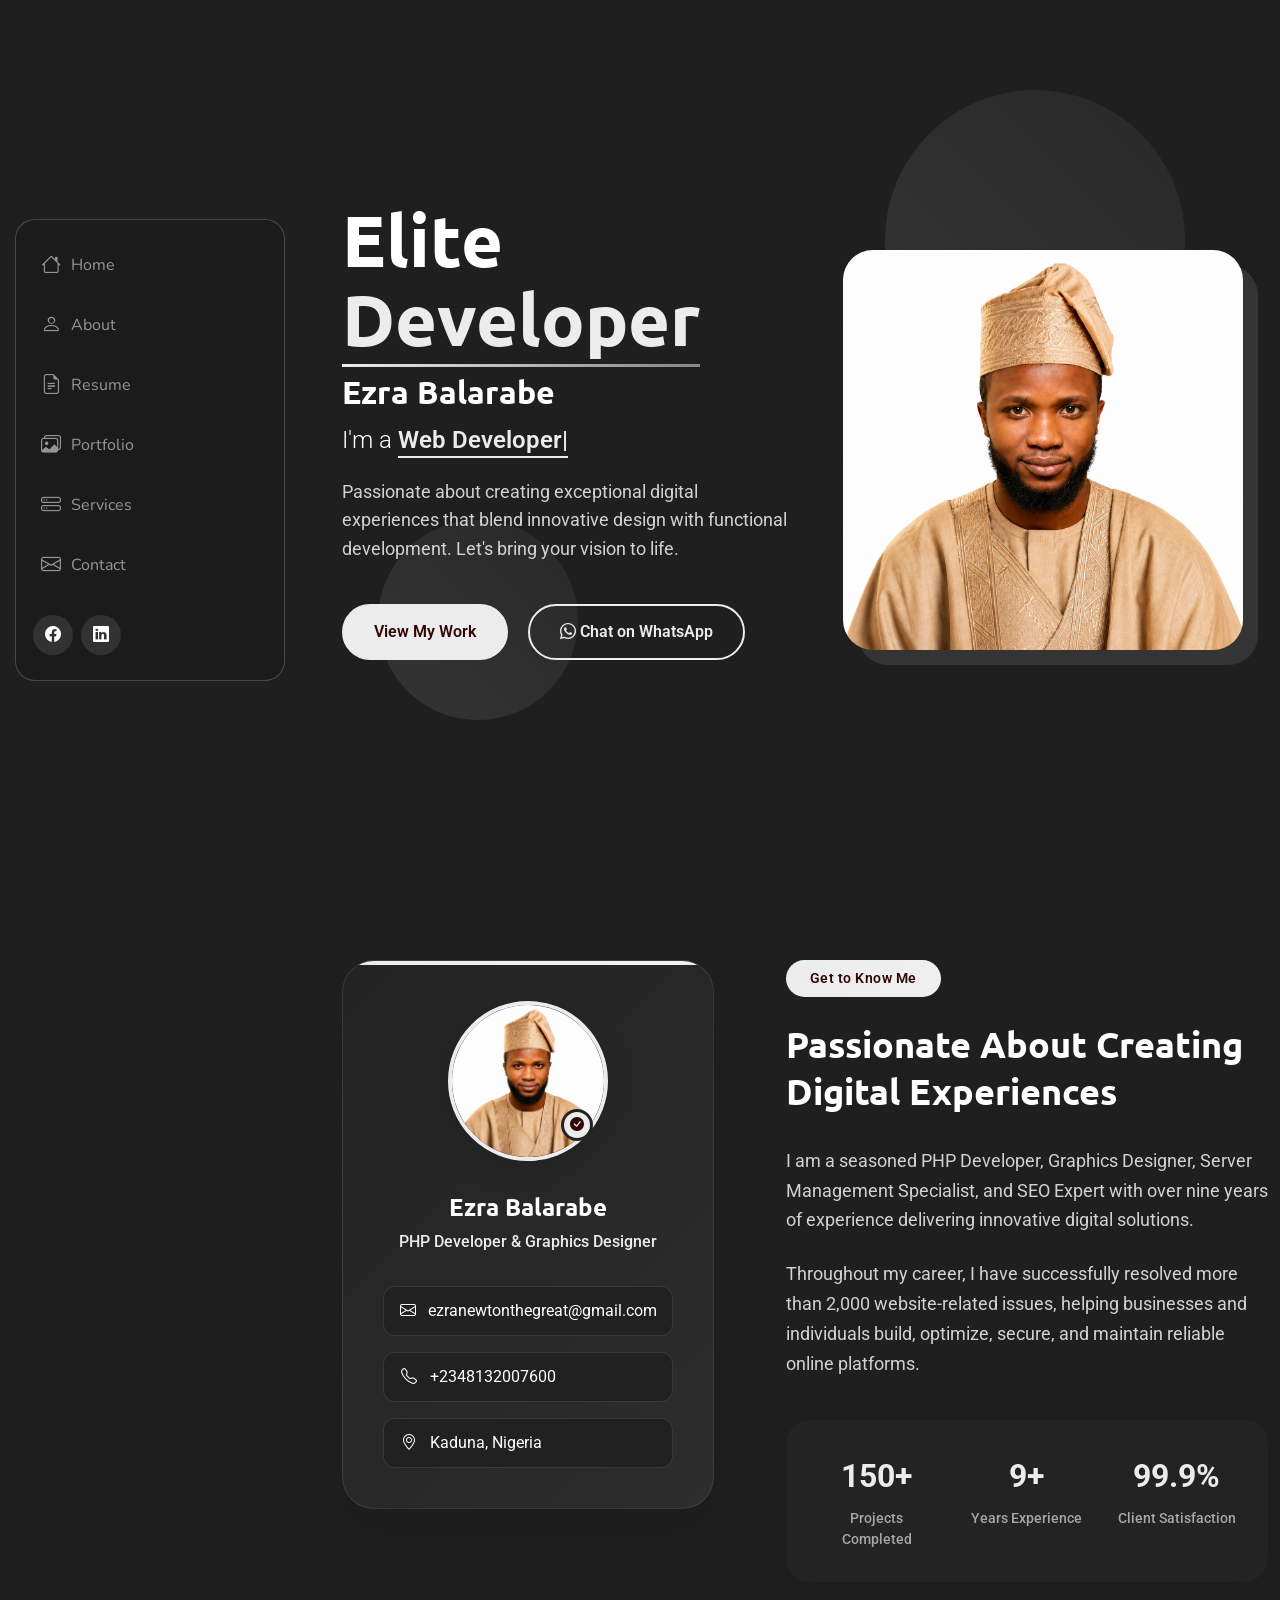
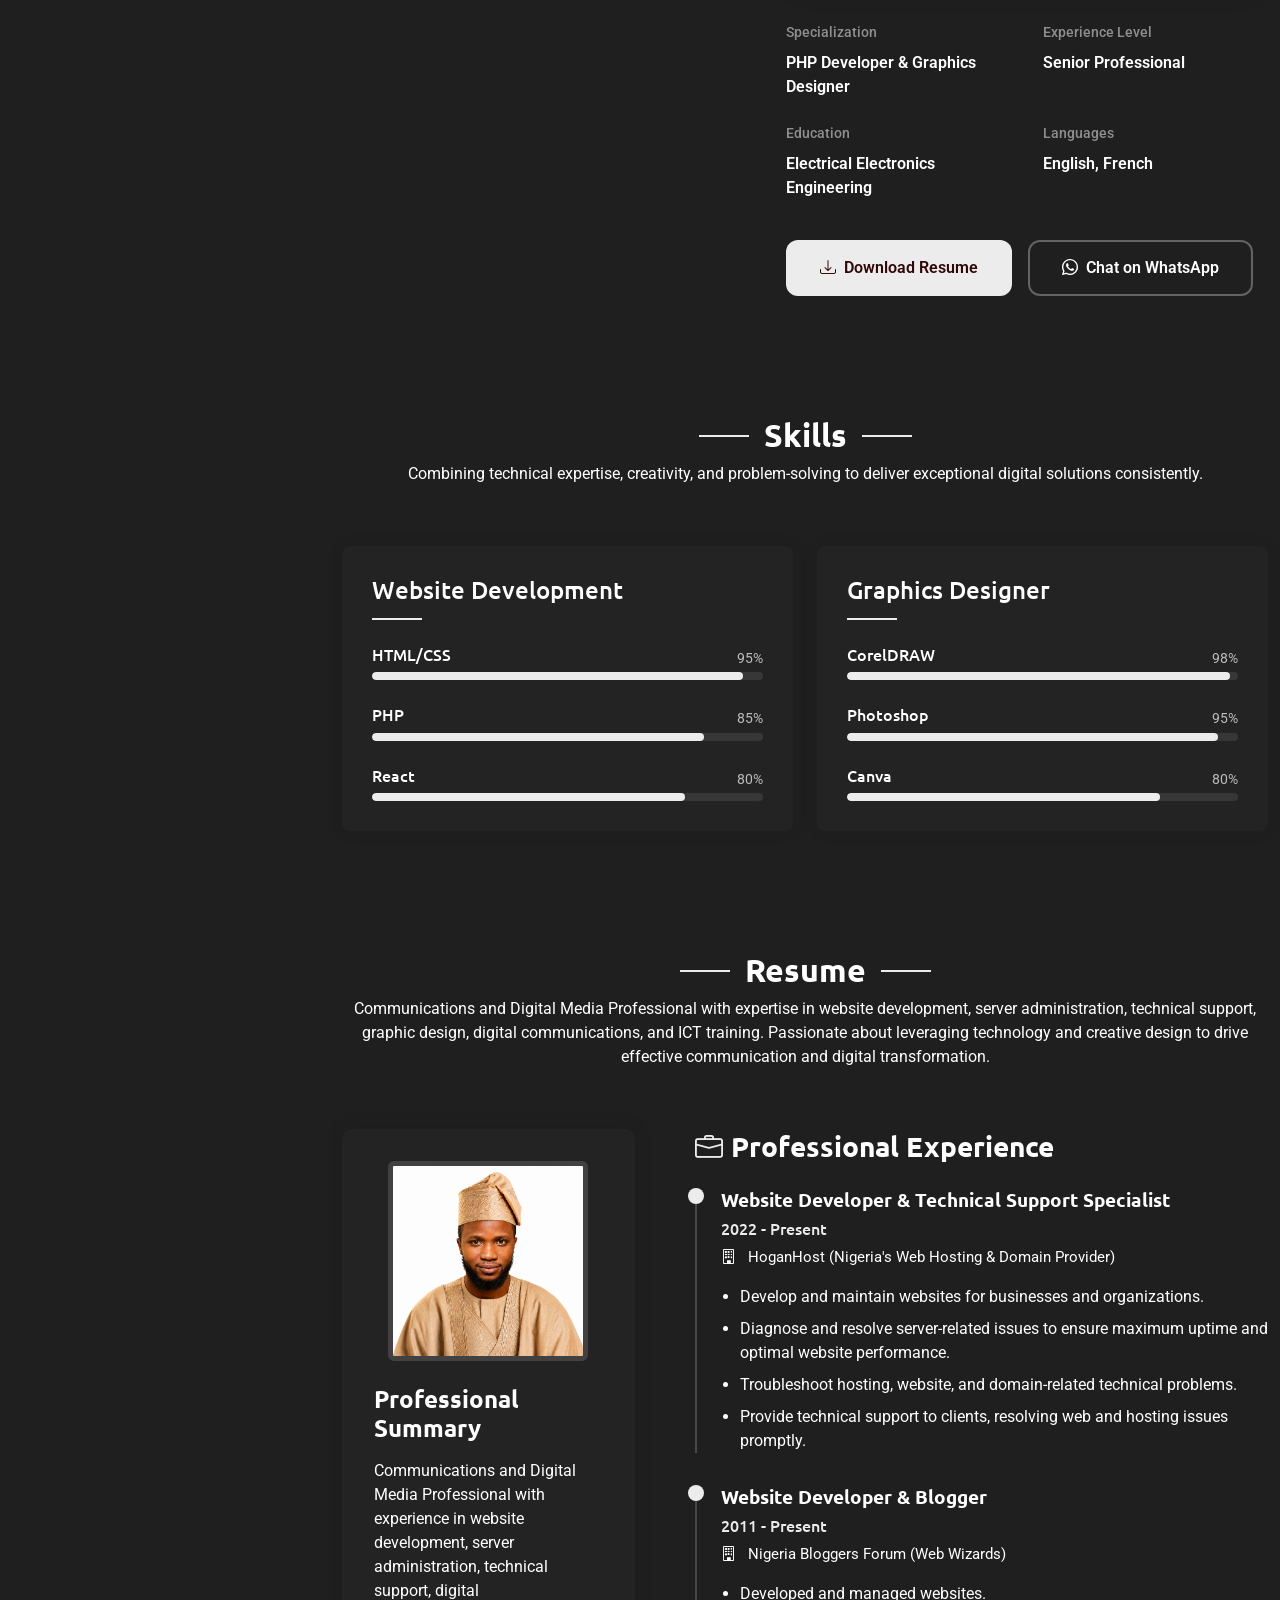
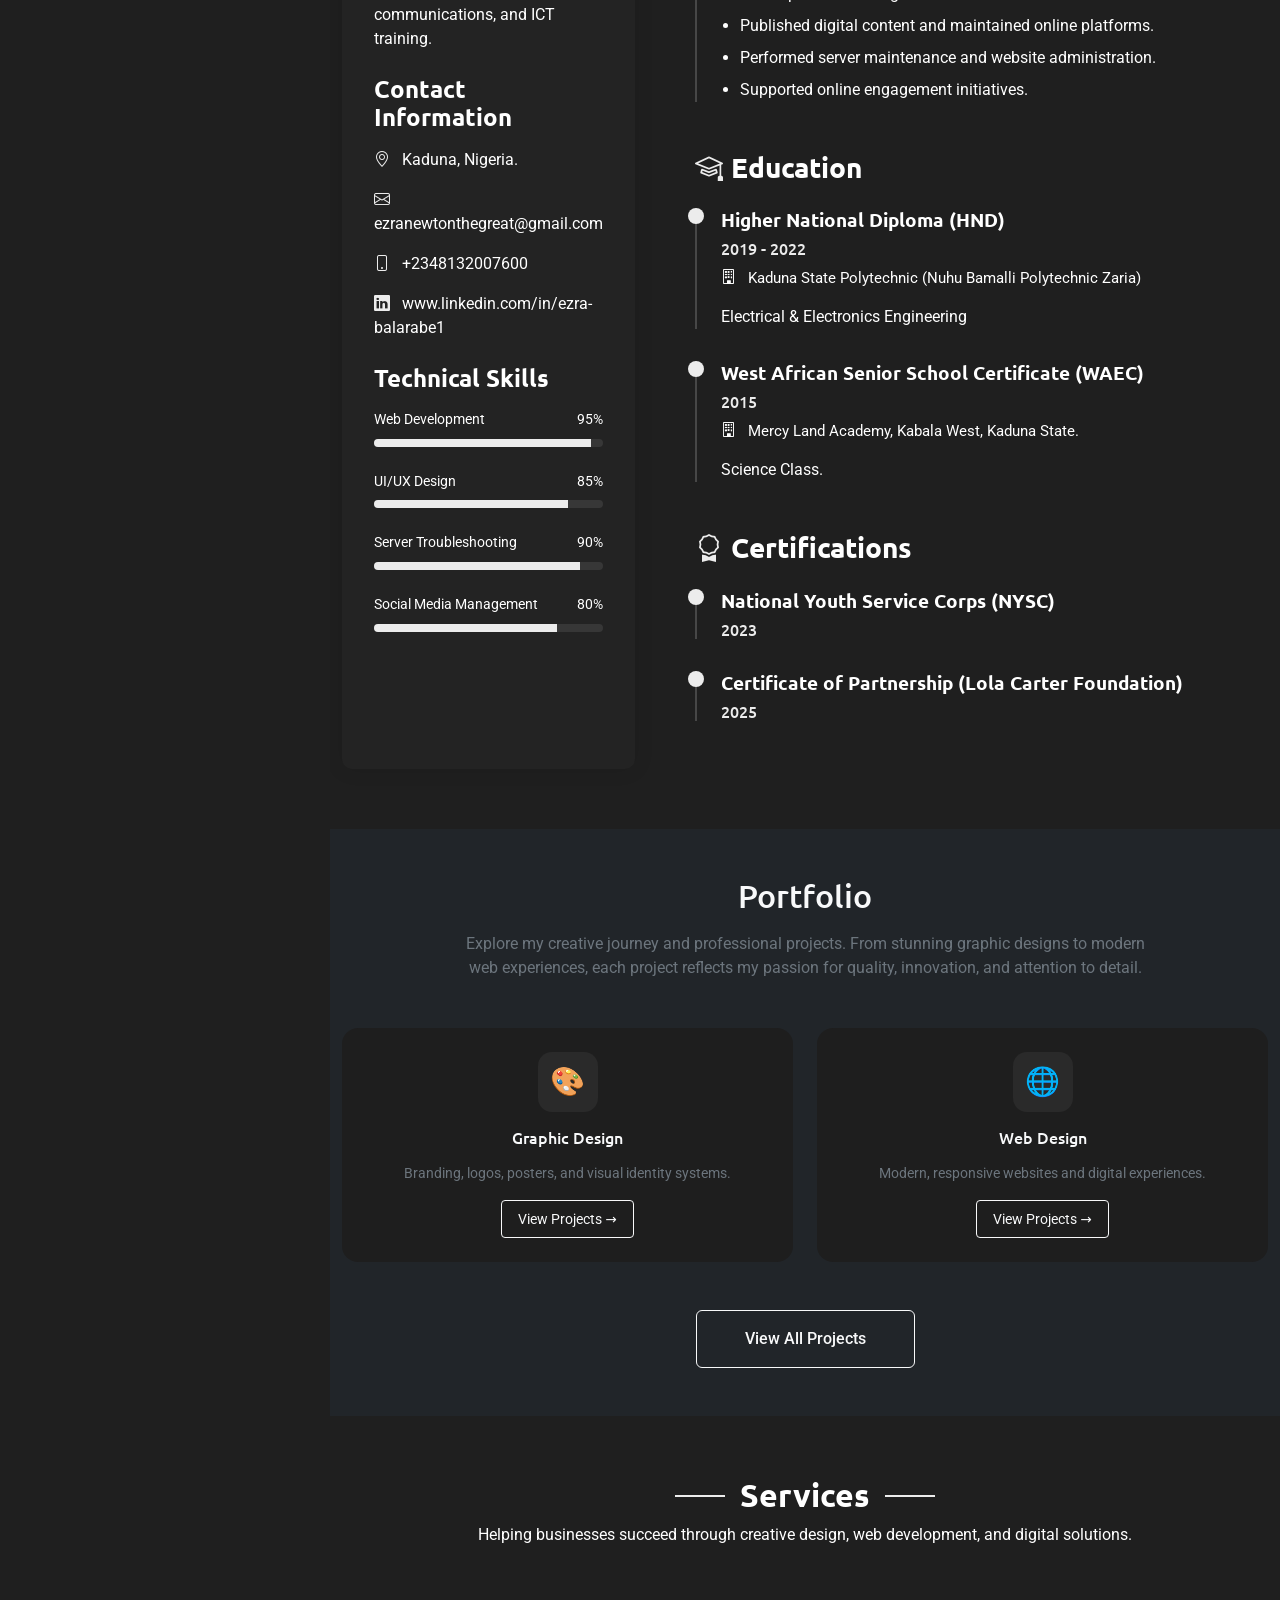
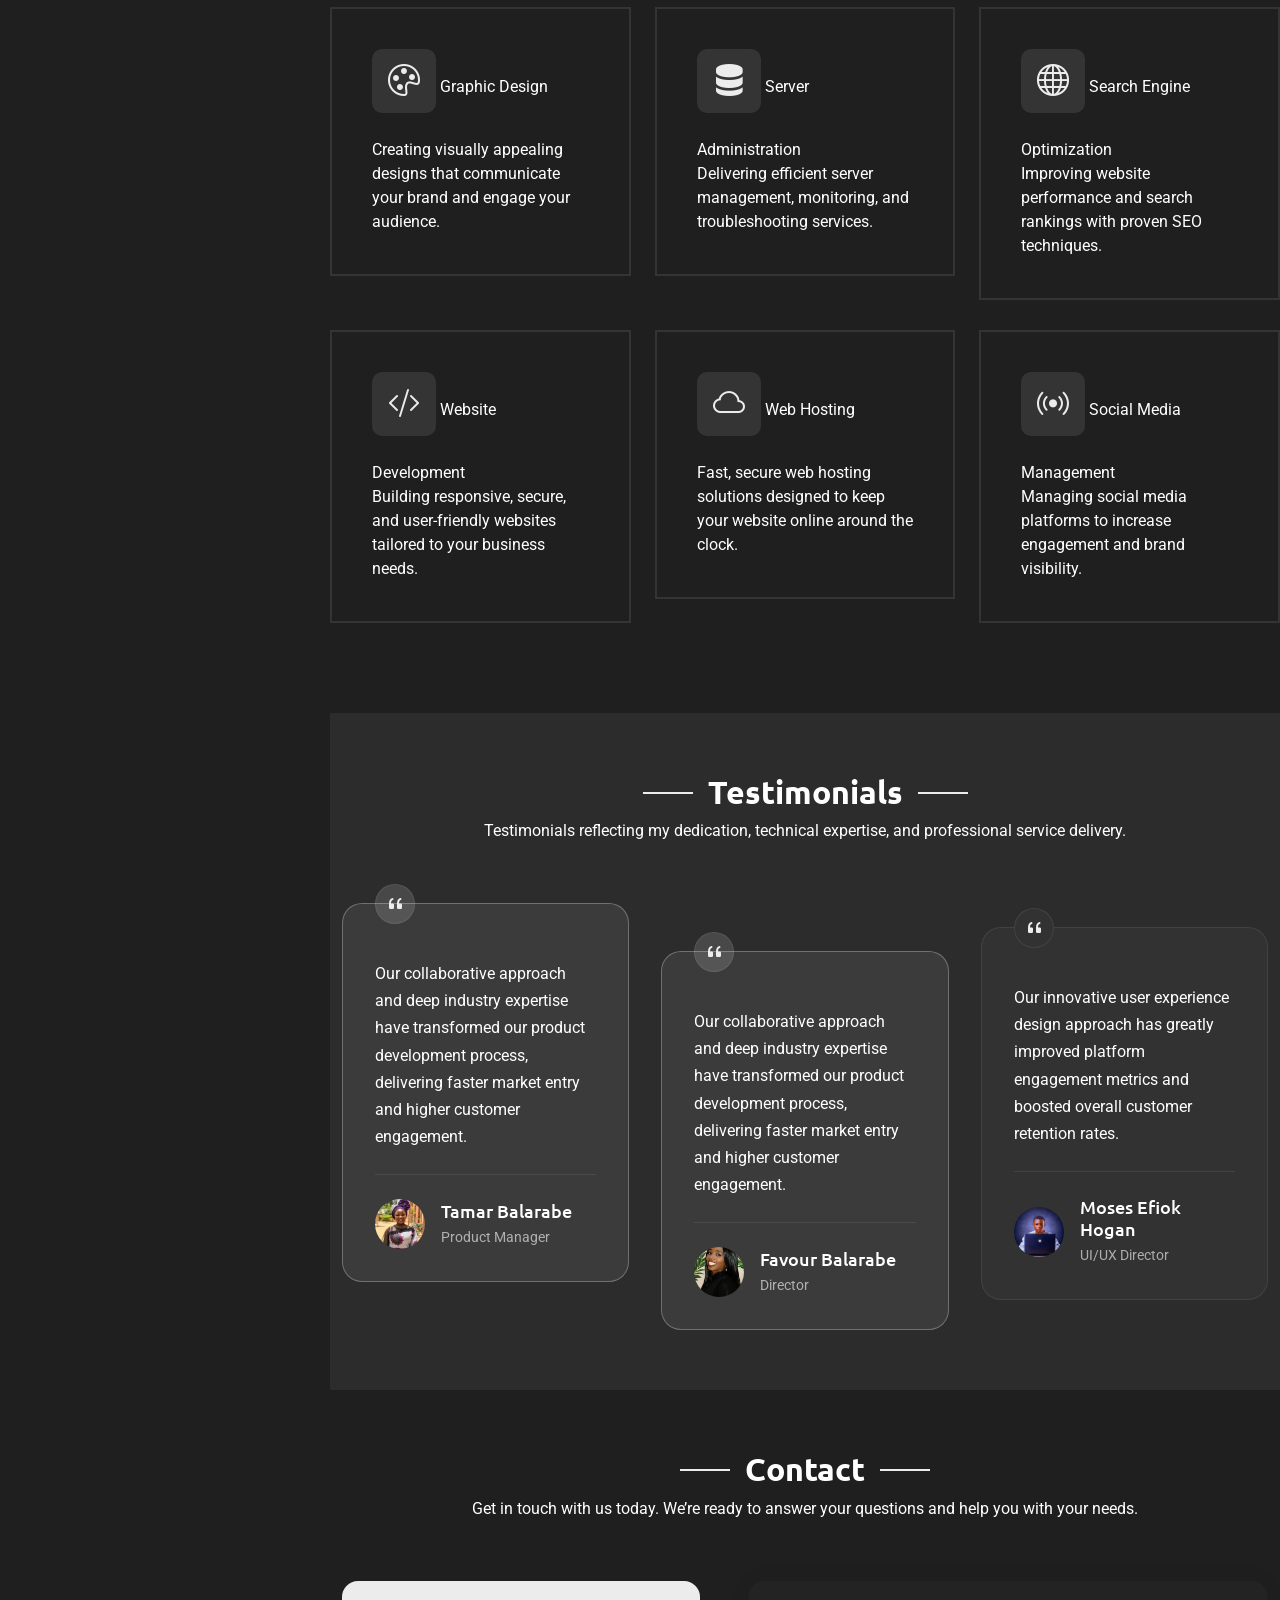
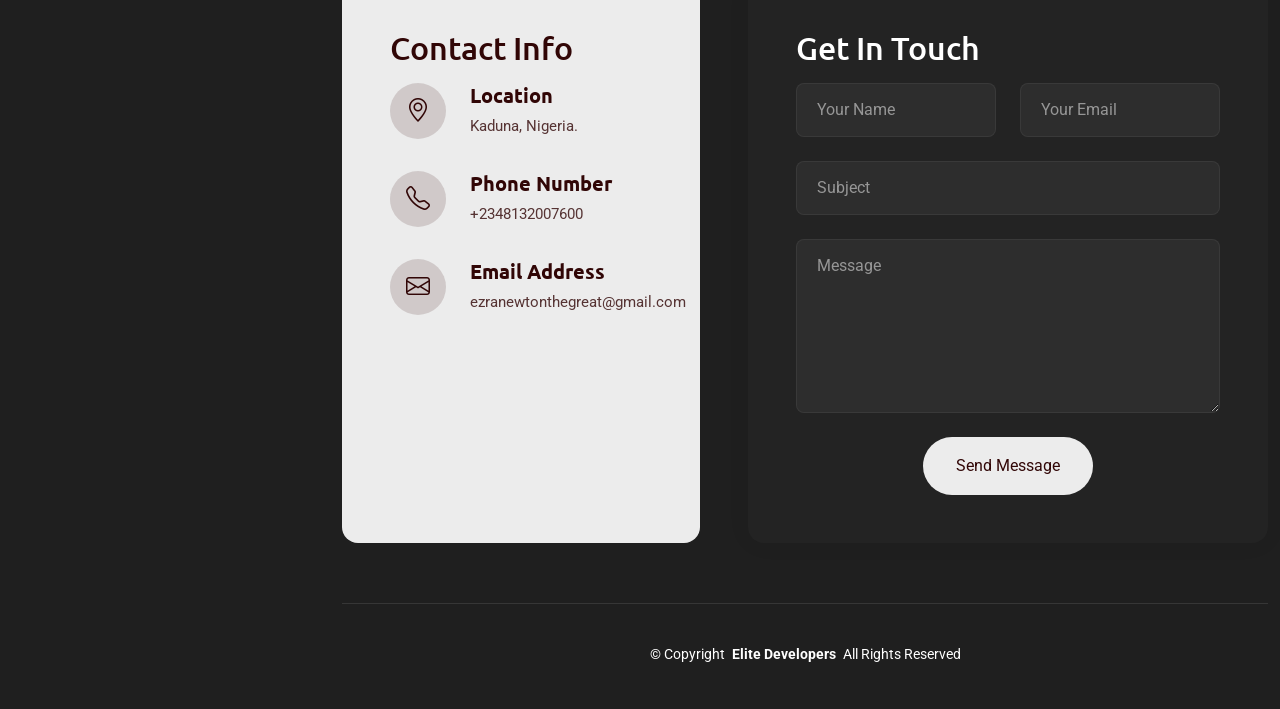
<file: index.html>
<!DOCTYPE html>
<html lang="en">

<head>
  <meta charset="utf-8">
  <meta content="width=device-width, initial-scale=1.0" name="viewport">
  <title>Ezra Balarabe Portfolio</title>
  <meta name="Ezra Balarabe, professionally known as Ezra De Blogger, is a renowned Nigerian Blogger and Web Developer." content="">
  <meta name="Portfolio | Resume | Bio" content="">

  <!-- Favicons -->
  <link href="assets/img/favicon.png" rel="icon">
  <link href="assets/img/apple-touch-icon.png" rel="apple-touch-icon">

  <!-- Fonts -->
  <link href="https://fonts.googleapis.com" rel="preconnect">
  <link href="https://fonts.gstatic.com" rel="preconnect" crossorigin>
  <link href="https://fonts.googleapis.com/css2?family=Roboto:ital,wght@0,100;0,300;0,400;0,500;0,700;0,900;1,100;1,300;1,400;1,500;1,700;1,900&family=Ubuntu:ital,wght@0,300;0,400;0,500;0,700;1,300;1,400;1,500;1,700&family=Nunito:ital,wght@0,200;0,300;0,400;0,500;0,600;0,700;0,800;0,900;1,200;1,300;1,400;1,500;1,600;1,700;1,800;1,900&display=swap" rel="stylesheet">

  <!-- Vendor CSS Files -->
  <link href="assets/vendor/bootstrap/css/bootstrap.min.css" rel="stylesheet">
  <link href="assets/vendor/bootstrap-icons/bootstrap-icons.css" rel="stylesheet">
  <link href="assets/vendor/aos/aos.css" rel="stylesheet">
  <link href="assets/vendor/glightbox/css/glightbox.min.css" rel="stylesheet">
  <link href="assets/vendor/swiper/swiper-bundle.min.css" rel="stylesheet">

  <!-- Main CSS File -->
  <link href="assets/css/main.css" rel="stylesheet">

  <!-- =======================================================
  * Template Name: SnapFolio
  * Template URL: https://bootstrapmade.com/snapfolio-bootstrap-portfolio-template/
  * Updated: Jul 21 2025 with Bootstrap v5.3.7
  * Author: BootstrapMade.com
  * License: https://bootstrapmade.com/license/
  ======================================================== -->
  
  <style>
/* Clean Preloader */
#preloader {
  position: fixed;
  top: 0;
  left: 0;
  width: 100%;
  height: 100%;
  background: #0a0a0a;
  display: flex;
  align-items: center;
  justify-content: center;
  z-index: 9999;
  transition: opacity 0.8s ease;
}

/* REMOVE THE BLUE SPINNER */
#preloader::before {
  display: none !important;
}

.preloader-content {
  text-align: center;
}

.preloader-logo {
  width: 90px;
  height: 90px;
  border-radius: 50%;
  object-fit: cover;
  margin-bottom: 20px;
  border: none !important;       /* Removes the blue ring outline */
  box-shadow: none !important;   /* Removes the blue neon glow */
}

.preloader-name {
  color: #ffffff;
  font-size: 1.85rem;
  font-weight: 700;
  margin: 0 0 15px 0;
  letter-spacing: 1.5px;
}

.loading-text {
  color: #aaaaaa;
  font-size: 1.1rem;
  margin: 0;
}
</style>



</head>

<body class="index-page">

  <header id="header" class="header dark-background d-flex flex-column justify-content-center">
    <i class="header-toggle d-xl-none bi bi-list"></i>

    <div class="header-container d-flex flex-column align-items-start">
      <nav id="navmenu" class="navmenu">
        <ul>
          <li><a href="index.html" class="active"><i class="bi bi-house navicon"></i>Home</a></li>
          <li><a href="#about"><i class="bi bi-person navicon"></i> About</a></li>
          <li><a href="#resume"><i class="bi bi-file-earmark-text navicon"></i> Resume</a></li>
          <li><a href="#portfolio"><i class="bi bi-images navicon"></i> Portfolio</a></li>
          <li><a href="#services"><i class="bi bi-hdd-stack navicon"></i> Services</a></li>
          <li><a href="#contact"><i class="bi bi-envelope navicon"></i> Contact</a></li>
        </ul>
      </nav>

      <div class="social-links text-center">
        <a href="linkedin.com/in/ezra-balarabe1" class="facebook"><i class="bi bi-facebook"></i></a>
        <a href="linkedin.com/in/ezra-balarabe1" class="linkedin"><i class="bi bi-linkedin"></i></a>
      </div>

    </div>

  </header>

  <main class="main">

    <!-- Hero Section -->
    <section id="hero" class="hero section">

      <div class="background-elements">
        <div class="bg-circle circle-1"></div>
        <div class="bg-circle circle-2"></div>
      </div>

      <div class="hero-content">

        <div class="container">
          <div class="row align-items-center">

            <div class="col-lg-6" data-aos="fade-right" data-aos-delay="100">
              <div class="hero-text">
                <h1>Elite <span class="accent-text">Developer</span></h1>
                <h2>Ezra Balarabe</h2>
                <p class="lead">I'm a <span class="typed" data-typed-items="Web Developer, Graphics Designer, Server Management Specialist and SEO Expert."></span></p>
                <p class="description">Passionate about creating exceptional digital experiences that blend innovative design with functional development. Let's bring your vision to life.</p>

                <div class="hero-actions">
                  <a href="/projects.html" class="btn btn-primary">View My Work</a>
                 <a href="https://wa.me/2348132007600" class="btn btn-outline" target="_blank">
    <i class="bi bi-whatsapp"></i> Chat on WhatsApp
</a>
                </div>
              </div>
            </div>

            <div class="col-lg-6" data-aos="fade-left" data-aos-delay="200">
              <div class="hero-visual">
                <div class="profile-container">
                  <div class="profile-background"></div>
                  <img src="assets/img/portfolio/ezra.png" alt="Ezra Balarabe" class="profile-image">
                </div>
              </div>
            </div>

          </div>
        </div>
      </div>

    </section><!-- /Hero Section -->

    <!-- About Section -->
    <section id="about" class="about section">

      <div class="container" data-aos="fade-up" data-aos-delay="100">

        <div class="row">
          <div class="col-lg-5" data-aos="zoom-in" data-aos-delay="200">
            <div class="profile-card">
              <div class="profile-header">
                <div class="profile-image">
                  <img src="assets/img/portfolio/ezra.png" alt="Profile Image" class="img-fluid">
                </div>
                <div class="profile-badge">
                  <i class="bi bi-check-circle-fill"></i>
                </div>
              </div>

              <div class="profile-content">
                <h3>Ezra Balarabe</h3>
                <p class="profession">PHP Developer &amp; Graphics Designer</p>

                <div class="contact-links">
                  <a href="mailto:ezranewtonthegreat@gmail.com" class="contact-item">
                    <i class="bi bi-envelope"></i>
                    ezranewtonthegreat@gmail.com
                  </a>
                  <a href="tel:+2348132007600" class="contact-item">
                    <i class="bi bi-telephone"></i>
                    +2348132007600
                  </a>
                  <a href="#" class="contact-item">
                    <i class="bi bi-geo-alt"></i>
                    Kaduna, Nigeria
                  </a>
                </div>
              </div>
            </div>
          </div>

          <div class="col-lg-7" data-aos="fade-left" data-aos-delay="300">
            <div class="about-content">
              <div class="section-header">
                <span class="badge-text">Get to Know Me</span>
                <h2>Passionate About Creating Digital Experiences</h2>
              </div>

              <div class="description">
                <p>I am a seasoned PHP Developer, Graphics Designer, Server Management Specialist, and SEO Expert with over nine years of experience delivering innovative digital solutions.</p>

                <p>Throughout my career, I have successfully resolved more than 2,000 website-related issues, helping businesses and individuals build, optimize, secure, and maintain reliable online platforms.</p>
              </div>

              <div class="stats-grid">
                <div class="stat-item">
                  <div class="stat-number">150+</div>
                  <div class="stat-label">Projects Completed</div>
                </div>
                <div class="stat-item">
                  <div class="stat-number">9+</div>
                  <div class="stat-label">Years Experience</div>
                </div>
                <div class="stat-item">
                  <div class="stat-number">99.9%</div>
                  <div class="stat-label">Client Satisfaction</div>
                </div>
              </div>

              <div class="details-grid">
                <div class="detail-row">
                  <div class="detail-item">
                    <span class="detail-label">Specialization</span>
                    <span class="detail-value">PHP Developer &amp; Graphics Designer</span>
                  </div>
                  <div class="detail-item">
                    <span class="detail-label">Experience Level</span>
                    <span class="detail-value">Senior Professional</span>
                  </div>
                </div>
                <div class="detail-row">
                  <div class="detail-item">
                    <span class="detail-label">Education</span>
                    <span class="detail-value">Electrical Electronics Engineering</span>
                  </div>
                  <div class="detail-item">
                    <span class="detail-label">Languages</span>
                    <span class="detail-value">English, French</span>
                  </div>
                </div>
              </div>

              <div class="cta-section">
                <a href="#" class="btn btn-primary">
                  <i class="bi bi-download"></i>
                  Download Resume
                </a>
                <a href="https://wa.me/2348132007600" class="btn btn-outline" target="_blank">
    <i class="bi bi-whatsapp"></i> Chat on WhatsApp
</a>
              </div>
            </div>
          </div>
        </div>

   

      </div>

    </section><!-- /Stats Section -->

    <!-- Skills Section -->
    <section id="skills" class="skills section">

      <!-- Section Title -->
      <div class="container section-title" data-aos="fade-up">
        <h2>Skills</h2>
        <p>Combining technical expertise, creativity, and problem-solving to deliver exceptional digital solutions consistently.</p>
      </div><!-- End Section Title -->

      <div class="container" data-aos="fade-up" data-aos-delay="100">

        <div class="row">
          <div class="col-lg-6">
            <div class="skills-category" data-aos="fade-up" data-aos-delay="200">
              <h3>Website Development</h3>
              <div class="skills-animation">
                <div class="skill-item">
                  <div class="d-flex justify-content-between align-items-center">
                    <h4>HTML/CSS</h4>
                    <span class="skill-percentage">95%</span>
                  </div>
                  <div class="progress">
                    <div class="progress-bar" role="progressbar" aria-valuenow="95" aria-valuemin="0" aria-valuemax="100"></div>
                  </div>
                </div>

                <div class="skill-item">
                  <div class="d-flex justify-content-between align-items-center">
                    <h4>PHP</h4>
                    <span class="skill-percentage">85%</span>
                  </div>
                  <div class="progress">
                    <div class="progress-bar" role="progressbar" aria-valuenow="85" aria-valuemin="0" aria-valuemax="100"></div>
                  </div>
                </div>

                <div class="skill-item">
                  <div class="d-flex justify-content-between align-items-center">
                    <h4>React</h4>
                    <span class="skill-percentage">80%</span>
                  </div>
                  <div class="progress">
                    <div class="progress-bar" role="progressbar" aria-valuenow="80" aria-valuemin="0" aria-valuemax="100"></div>
                  </div>
                </div>
              </div>
            </div><!-- End Frontend Skills -->
          </div>

          <div class="col-lg-6">
            <div class="skills-category" data-aos="fade-up" data-aos-delay="300">
              <h3>Graphics Designer</h3>
              <div class="skills-animation">
                <div class="skill-item">
                  <div class="d-flex justify-content-between align-items-center">
                    <h4>CorelDRAW</h4>
                    <span class="skill-percentage">98%</span>
                  </div>
                  <div class="progress">
                    <div class="progress-bar" role="progressbar" aria-valuenow="98" aria-valuemin="0" aria-valuemax="100"></div>
                  </div>
                </div>

                <div class="skill-item">
                  <div class="d-flex justify-content-between align-items-center">
                    <h4>Photoshop</h4>
                    <span class="skill-percentage">95%</span>
                  </div>
                  <div class="progress">
                    <div class="progress-bar" role="progressbar" aria-valuenow="95" aria-valuemin="0" aria-valuemax="100"></div>
                  </div>
                </div>

                <div class="skill-item">
                  <div class="d-flex justify-content-between align-items-center">
                    <h4>Canva</h4>
                    <span class="skill-percentage">80%</span>
                  </div>
                  <div class="progress">
                    <div class="progress-bar" role="progressbar" aria-valuenow="80" aria-valuemin="0" aria-valuemax="100"></div>
                  </div>
                </div>
              </div>
            </div><!-- End Backend Skills -->
          </div>
        </div>

      </div>

    </section><!-- /Skills Section -->

    <!-- Resume Section -->
    <section id="resume" class="resume section">

      <!-- Section Title -->
      <div class="container section-title" data-aos="fade-up">
        <h2>Resume</h2>
        <p>Communications and Digital Media Professional with expertise in website development, server administration, technical support, graphic design, digital communications, and ICT training. Passionate about leveraging technology and creative design to drive effective communication and digital transformation.</p>
      </div><!-- End Section Title -->

      <div class="container" data-aos="fade-up" data-aos-delay="100">

        <div class="row gy-4">
          <!-- Left column with summary and contact -->
          <div class="col-lg-4">
            <div class="resume-side" data-aos="fade-right" data-aos-delay="100">
              <div class="profile-img mb-4">
                <img src="assets/img/portfolio/ezra.png" alt="Profile" class="img-fluid rounded">
              </div>

              <h3>Professional Summary</h3>
              <p>Communications and Digital Media Professional with experience in website development, server administration, technical support, digital communications, and ICT training. </p>

              <h3 class="mt-4">Contact Information</h3>
              <ul class="contact-info list-unstyled">
                <li><i class="bi bi-geo-alt"></i> Kaduna, Nigeria.</li>
                <li><i class="bi bi-envelope"></i> ezranewtonthegreat@gmail.com</li>
                <li><i class="bi bi-phone"></i> +2348132007600</li>
                <li><i class="bi bi-linkedin"></i> www.linkedin.com/in/ezra-balarabe1</li>
              </ul>

              <div class="skills-animation mt-4">
                <h3>Technical Skills</h3>
                <div class="skill-item">
                  <div class="d-flex justify-content-between">
                    <span>Web Development</span>
                    <span>95%</span>
                  </div>
                  <div class="progress">
                    <div class="progress-bar" role="progressbar" aria-valuenow="95" aria-valuemin="0" aria-valuemax="100"></div>
                  </div>
                </div>

                <div class="skill-item">
                  <div class="d-flex justify-content-between">
                    <span>UI/UX Design</span>
                    <span>85%</span>
                  </div>
                  <div class="progress">
                    <div class="progress-bar" role="progressbar" aria-valuenow="85" aria-valuemin="0" aria-valuemax="100"></div>
                  </div>
                </div>

                <div class="skill-item">
                  <div class="d-flex justify-content-between">
                    <span>Server Troubleshooting</span>
                    <span>90%</span>
                  </div>
                  <div class="progress">
                    <div class="progress-bar" role="progressbar" aria-valuenow="90" aria-valuemin="0" aria-valuemax="100"></div>
                  </div>
                </div>

                <div class="skill-item">
                  <div class="d-flex justify-content-between">
                    <span>Social Media Management</span>
                    <span>80%</span>
                  </div>
                  <div class="progress">
                    <div class="progress-bar" role="progressbar" aria-valuenow="80" aria-valuemin="0" aria-valuemax="100"></div>
                  </div>
                </div>
              </div>
            </div>
          </div>

          <!-- Right column with experience and education -->
          <div class="col-lg-8 ps-4 ps-lg-5">
            <!-- Experience Section -->
            <div class="resume-section" data-aos="fade-up">
              <h3><i class="bi bi-briefcase me-2"></i>Professional Experience</h3>

              <div class="resume-item">
                <h4>Website Developer & Technical Support Specialist</h4>
                <h5>2022 - Present</h5>
                <p class="company"><i class="bi bi-building"></i> HoganHost (Nigeria's Web Hosting & Domain Provider)</p>
                <ul>
                  <li>Develop and maintain websites for businesses and organizations.</li>
                  <li>Diagnose and resolve server-related issues to ensure maximum uptime and optimal website performance.</li>
                  <li>Troubleshoot hosting, website, and domain-related technical problems.</li>
                  <li>Provide technical support to clients, resolving web and hosting issues promptly.</li>
                </ul>
              </div>

              <div class="resume-item">
                <h4>Website Developer & Blogger</h4>
                <h5>2011 - Present</h5>
                <p class="company"><i class="bi bi-building"></i> Nigeria Bloggers Forum (Web Wizards)</p>
                <ul>
                  <li>Developed and managed websites.</li>
                  <li>Published digital content and maintained online platforms.</li>
                  <li>Performed server maintenance and website administration.</li>
                  <li>Supported online engagement initiatives.</li>
                </ul>
              </div>
            </div>

            <!-- Education Section -->
            <div class="resume-section" data-aos="fade-up" data-aos-delay="100">
              <h3><i class="bi bi-mortarboard me-2"></i>Education</h3>

              <div class="resume-item">
                <h4>Higher National Diploma (HND)</h4>
                <h5>2019 - 2022</h5>
                <p class="company"><i class="bi bi-building"></i> Kaduna State Polytechnic (Nuhu Bamalli Polytechnic Zaria)</p>
                <p>Electrical & Electronics Engineering</p>
              </div>

              <div class="resume-item">
                <h4>West African Senior School Certificate (WAEC)</h4>
                <h5>2015</h5>
                <p class="company"><i class="bi bi-building"></i> Mercy Land Academy, Kabala West, Kaduna State.</p>
                <p>Science Class.</p>
              </div>
            </div>

            <!-- Certifications Section -->
            <div class="resume-section" data-aos="fade-up" data-aos-delay="200">
              <h3><i class="bi bi-award me-2"></i>Certifications</h3>

              <div class="resume-item">
                <h4>National Youth Service Corps (NYSC)</h4>
                <h5>2023</h5>
              </div>

              <div class="resume-item">
                <h4>Certificate of Partnership (Lola Carter Foundation)</h4>
                <h5>2025</h5>
              </div>
            </div>
          </div>
        </div>

      </div>

    </section><!-- /Resume Section -->

<!-- Portfolio / Services Section -->
<section id="portfolio" class="portfolio section bg-dark py-5">
  <div class="container">
   
    <!-- Section Title -->
    <div class="text-center mb-5" data-aos="fade-up">
      <h2 class="text-light mb-3">Portfolio</h2>
      <p class="text-secondary mx-auto" style="max-width: 700px;">
        Explore my creative journey and professional projects. From stunning graphic designs to modern web experiences, 
        each project reflects my passion for quality, innovation, and attention to detail.
      </p>
    </div>

    <!-- Services Grid -->
    <div class="row g-4">
     
     <!-- Graphic Design -->
      <div class="col-6">
        <div class="service-card h-100 text-center p-3 p-sm-4 rounded-4"
             style="background: #1e1e1e; transition: all 0.4s ease;">
          <div class="icon-wrapper mx-auto mb-3"
               style="width: 60px; height: 60px; background: #2a2a2a; border-radius: 14px;
                      display: flex; align-items: center; justify-content: center; font-size: 28px;">
            🎨
          </div>
          <h5 class="text-light mb-2 mb-sm-3 fs-6 fs-sm-5">Graphic Design</h5>
          <p class="text-secondary mb-3 small">Branding, logos, posters, and visual identity systems.</p>
          <a href="https://drive.google.com/drive/folders/1l8sff_EcPzofnc7WSgVLvhRGyyHeV-SN"
             target="_blank"
             class="btn btn-outline-light px-3 py-2 btn-sm" style="font-size: 0.85rem;">
           View Projects →
          </a>
        </div>
      </div>

      <!-- Web Design -->
      <div class="col-6">
        <div class="service-card h-100 text-center p-3 p-sm-4 rounded-4"
             style="background: #1e1e1e; transition: all 0.4s ease;">
          <div class="icon-wrapper mx-auto mb-3"
               style="width: 60px; height: 60px; background: #2a2a2a; border-radius: 14px;
                      display: flex; align-items: center; justify-content: center; font-size: 28px;">
            🌐
          </div>
          <h5 class="text-light mb-2 mb-sm-3 fs-6 fs-sm-5">Web Design</h5>
          <p class="text-secondary mb-3 small">Modern, responsive websites and digital experiences.</p>
          <a href="/web_development.html"
             class="btn btn-outline-light px-3 py-2 btn-sm" style="font-size: 0.85rem;">
            View Projects →
          </a>
        </div>
      </div>

    </div><!-- End Services Grid -->
    
    <!-- View All Button -->
    <div class="text-center mt-5" data-aos="fade-up" data-aos-delay="200">
      <a href="/projects.html"
         class="btn btn-outline-light px-5 py-3 fw-medium">
        View All Projects
      </a>
    </div>

  </div>
</section>
    <!-- Services Section -->
    <section id="services" class="services section">

      <!-- Section Title -->
      <div class="container section-title" data-aos="fade-up">
        <h2>Services</h2>
        <p>Helping businesses succeed through creative design, web development, and digital solutions.</p>
      </div><!-- End Section Title -->

      
        <div class="row justify-content-center">
          <div class="col-lg-4 col-md-6" data-aos="fade-up" data-aos-delay="100">
            <div class="service-card position-relative z-1">
              <div class="service-icon">
                <i class="bi bi-palette"></i>
              </div>
              
                   <span>Graphic Design</span>
                   
              <p>
                Creating visually appealing designs that communicate your brand and engage your audience.
              </p>
            </div>
          </div>
          <div class="col-lg-4 col-md-6" data-aos="fade-up" data-aos-delay="200">
            <div class="service-card position-relative z-1">
              <div class="service-icon">
                <i class="bi bi-server"></i>
              </div>
              
                   <span>Server Administration</span>
             
              <p>
                Delivering efficient server management, monitoring, and troubleshooting services.
              </p>
            </div>
          </div>
          <div class="col-lg-4 col-md-6" data-aos="fade-up" data-aos-delay="300">
            <div class="service-card position-relative z-1">
              <div class="service-icon">
                <i class="bi bi-globe"></i>
              </div>
              
                   <span>Search Engine Optimization</span>
                
              <p>
                Improving website performance and search rankings with proven SEO techniques.
              </p>
            </div>
          </div>
          <div class="col-lg-4 col-md-6" data-aos="fade-up" data-aos-delay="100">
            <div class="service-card position-relative z-1">
              <div class="service-icon">
                <i class="bi bi-code-slash"></i>
              </div>
              
                  <span>Website Development</span>
        
              <p>
                Building responsive, secure, and user-friendly websites tailored to your business needs.
              </p>
            </div>
          </div>
          <div class="col-lg-4 col-md-6" data-aos="fade-up" data-aos-delay="200">
            <div class="service-card position-relative z-1">
              <div class="service-icon">
                <i class="bi bi-cloud"></i>
              </div>
              
                   <span>Web Hosting</span>
               
              <p>
                Fast, secure web hosting solutions designed to keep your website online around the clock.
              </p>
            </div>
          </div>
          <div class="col-lg-4 col-md-6" data-aos="fade-up" data-aos-delay="300">
            <div class="service-card position-relative z-1">
              <div class="service-icon">
                <i class="bi bi-broadcast"></i>
              </div>
              
                
                   <span>Social Media Management</span>
                
              <p>
                Managing social media platforms to increase engagement and brand visibility.
              </p>
            </div>
          </div>
        </div>

      

    </section><!-- /Services Section -->

    <!-- Testimonials Section -->
    <section id="testimonials" class="testimonials section light-background">

      <!-- Section Title -->
      <div class="container section-title" data-aos="fade-up">
        <h2>Testimonials</h2>
        <p>Testimonials reflecting my dedication, technical expertise, and professional service delivery.</p>
      </div><!-- End Section Title -->

      <div class="container">

        <div class="testimonial-masonry">
         

    

          <div class="testimonial-item highlight" data-aos="fade-up" data-aos-delay="400">
            <div class="testimonial-content">
              <div class="quote-pattern">
                <i class="bi bi-quote"></i>
              </div>
              <p>Our collaborative approach and deep industry expertise have transformed our product development process, delivering faster market entry and higher customer engagement.</p>
              <div class="client-info">
                <div class="client-image">
                  <img src="assets/img/person/tamar.jpg" alt="Client">
                </div>
                <div class="client-details">
                  <h3>Tamar Balarabe</h3>
                  <span class="position">Product Manager</span>
                </div>
              </div>
            </div>
          </div>

<div class="testimonial-item highlight" data-aos="fade-up" data-aos-delay="400">
            <div class="testimonial-content">
              <div class="quote-pattern">
                <i class="bi bi-quote"></i>
              </div>
              <p>Our collaborative approach and deep industry expertise have transformed our product development process, delivering faster market entry and higher customer engagement.</p>
              <div class="client-info">
                <div class="client-image">
                  <img src="assets/img/person/favour.jpeg" alt="Client">
                </div>
                <div class="client-details">
                  <h3>Favour Balarabe</h3>
                  <span class="position">Director</span>
                </div>
              </div>
            </div>
          </div>
          
          <div class="testimonial-item" data-aos="fade-up" data-aos-delay="500">
            <div class="testimonial-content">
              <div class="quote-pattern">
                <i class="bi bi-quote"></i>
              </div>
              <p>Our innovative user experience design approach has greatly improved platform engagement metrics and boosted overall customer retention rates.</p>
              <div class="client-info">
                <div class="client-image">
                  <img src="assets/img/person/moses.jpeg" alt="Client">
                </div>
                <div class="client-details">
                  <h3>Moses Efiok Hogan</h3>
                  <span class="position">UI/UX Director</span>
                </div>
              </div>
            </div>
          </div>

        </div>

      </div>

    </section><!-- /Testimonials Section -->

    <!-- Contact Section -->
    <section id="contact" class="contact section">

      <!-- Section Title -->
      <div class="container section-title" data-aos="fade-up">
        <h2>Contact</h2>
        <p>Get in touch with us today. We’re ready to answer your questions and help you with your needs.</p>
      </div><!-- End Section Title -->

      <div class="container">

        <div class="row g-4 g-lg-5">
          <div class="col-lg-5">
            <div class="info-box">
              <h3>Contact Info</h3>

              <div class="info-item">
                <div class="icon-box">
                  <i class="bi bi-geo-alt"></i>
                </div>
                <div class="content">
                  <h4>Location</h4>
                  <p>Kaduna, Nigeria.</p>
                </div>
              </div>

              <div class="info-item">
                <div class="icon-box">
                  <i class="bi bi-telephone"></i>
                </div>
                <div class="content">
                  <h4>Phone Number</h4>
                  <p>+2348132007600</p>
                </div>
              </div>

              <div class="info-item">
                <div class="icon-box">
                  <i class="bi bi-envelope"></i>
                </div>
                <div class="content">
                  <h4>Email Address</h4>
                  <p>ezranewtonthegreat@gmail.com</p>
                </div>
              </div>
            </div>
          </div>

          <div class="col-lg-7">
            <div class="contact-form">
              <h3>Get In Touch</h3>
              <form action="forms/contact.php" method="post" class="php-email-form">
                <div class="row gy-4">

                  <div class="col-md-6">
                    <input type="text" name="name" class="form-control" placeholder="Your Name" required="">
                  </div>

                  <div class="col-md-6 ">
                    <input type="email" class="form-control" name="email" placeholder="Your Email" required="">
                  </div>

                  <div class="col-12">
                    <input type="text" class="form-control" name="subject" placeholder="Subject" required="">
                  </div>

                  <div class="col-12">
                    <textarea class="form-control" name="message" rows="6" placeholder="Message" required=""></textarea>
                  </div>

                  <div class="col-12 text-center">
                    <div class="loading">Loading</div>
                    <div class="error-message"></div>
                    <div class="sent-message">Your message has been sent. Thank you!</div>

                    <button type="submit" class="btn">Send Message</button>
                  </div>

                </div>
              </form>

            </div>
          </div>

        </div>

      </div>

    </section><!-- /Contact Section -->

  </main>

  <footer id="footer" class="footer position-relative">

    <div class="container">
      <div class="copyright text-center ">
        <p>© <span>Copyright</span> <strong class="px-1 sitename">Elite Developers</strong> <span>All Rights Reserved</span></p>
      </div>
      <div class="credits">
        </div>
    </div>

  </footer>

  <!-- Scroll Top -->
  <a href="#" id="scroll-top" class="scroll-top d-flex align-items-center justify-content-center"><i class="bi bi-arrow-up-short"></i></a>

 <!-- Preloader -->
<div id="preloader">
  <div class="preloader-content">
    <img src="assets/img/portfolio/ezra.png" alt="Ezra Balarabe" class="preloader-logo">
    <h3 class="preloader-name">Ezra Balarabe</h3>
    <p class="loading-text">Loading Portfolio...</p>
  </div>
</div>

  <!-- Vendor JS Files -->
  <script src="assets/vendor/bootstrap/js/bootstrap.bundle.min.js"></script>
  <script src="assets/vendor/php-email-form/validate.js"></script>
  <script src="assets/vendor/aos/aos.js"></script>
  <script src="assets/vendor/typed.js/typed.umd.js"></script>
  <script src="assets/vendor/purecounter/purecounter_vanilla.js"></script>
  <script src="assets/vendor/waypoints/noframework.waypoints.js"></script>
  <script src="assets/vendor/isotope-layout/isotope.pkgd.min.js"></script>
  <script src="assets/vendor/imagesloaded/imagesloaded.pkgd.min.js"></script>
  <script src="assets/vendor/glightbox/js/glightbox.min.js"></script>
  <script src="assets/vendor/swiper/swiper-bundle.min.js"></script>

  <!-- Main JS File -->
<script src="assets/js/main.js"></script>

    <script>
      setTimeout(() => {
        const preloader = document.querySelector('#preloader');
        if (preloader) {
          preloader.style.opacity = '0';
          
          setTimeout(() => {
            preloader.remove();
          }, 800); 
        }
      }, 2000); // 2 seconds delay
    </script>

  </body>
</html>
</file>
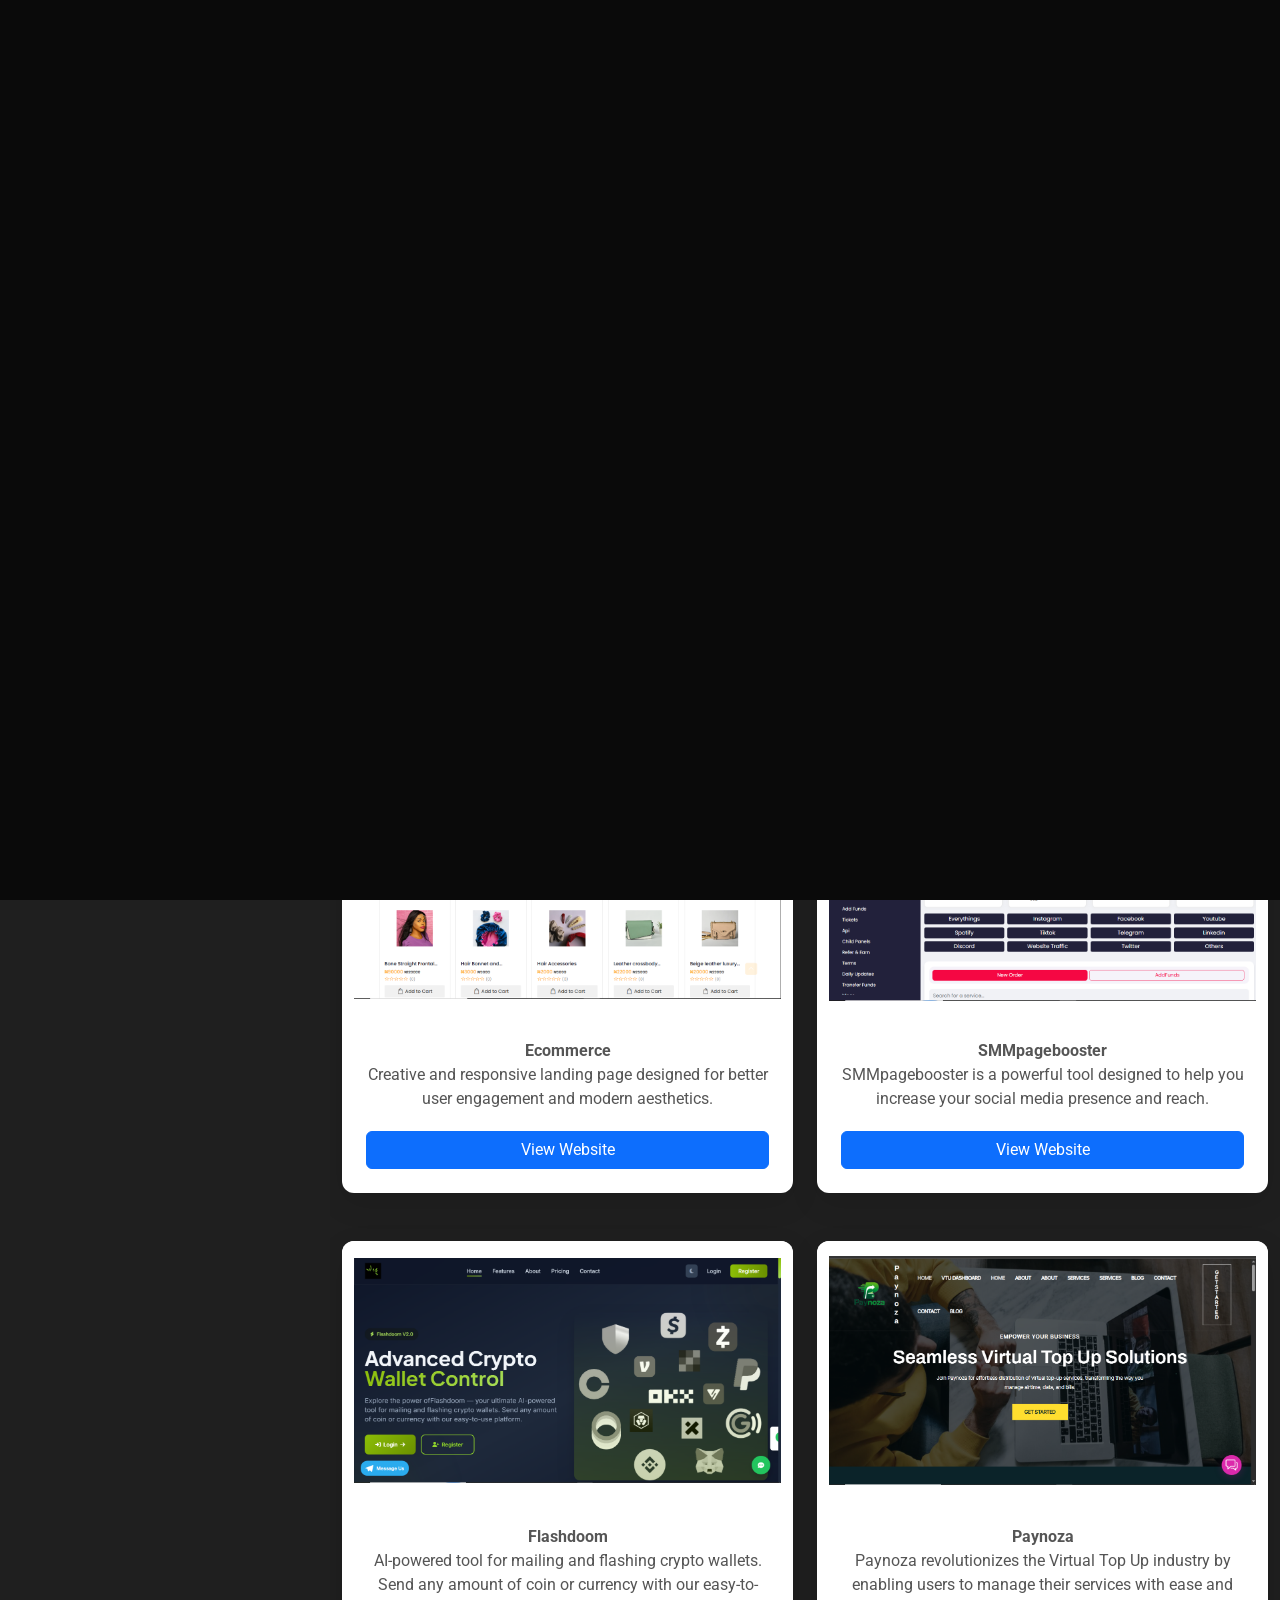
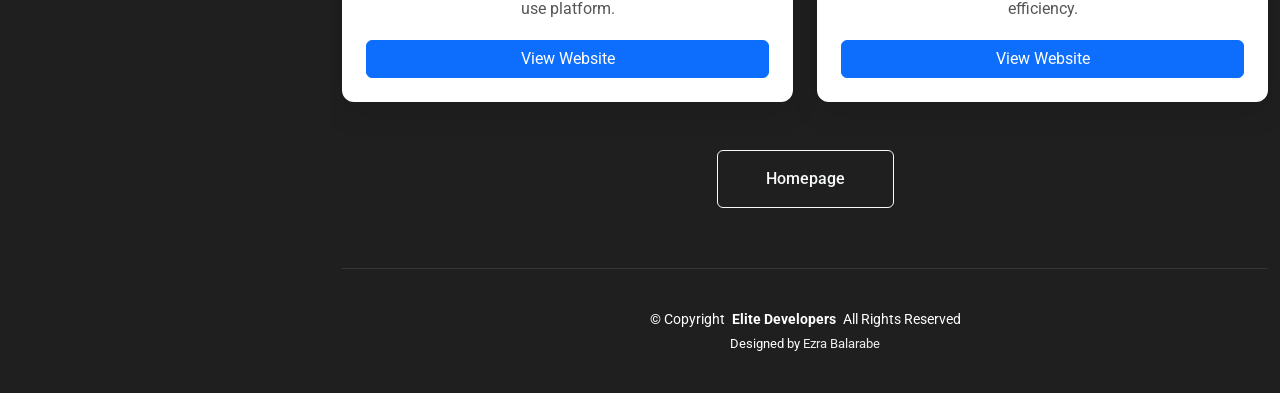
<file: projects.html>
<!DOCTYPE html>
<html lang="en">

<head>
  <meta charset="utf-8">
  <meta content="width=device-width, initial-scale=1.0" name="viewport">
  <title>Ezra Balarabe Portfolio</title>
  <meta name="Ezra Balarabe, professionally known as Ezra De Blogger, is a renowned Nigerian Blogger and Web Developer." content="">
  <meta name="Portfolio | Resume | Bio" content="">

  <!-- Favicons -->
  <link href="assets/img/favicon.png" rel="icon">
  <link href="assets/img/apple-touch-icon.png" rel="apple-touch-icon">

  <!-- Fonts -->
  <link href="https://fonts.googleapis.com" rel="preconnect">
  <link href="https://fonts.gstatic.com" rel="preconnect" crossorigin>
  <link href="https://fonts.googleapis.com/css2?family=Roboto:ital,wght@0,100;0,300;0,400;0,500;0,700;0,900;1,100;1,300;1,400;1,500;1,700;1,900&family=Ubuntu:ital,wght@0,300;0,400;0,500;0,700;1,300;1,400;1,500;1,700&family=Nunito:ital,wght@0,200;0,300;0,400;0,500;0,600;0,700;0,800;0,900;1,200;1,300;1,400;1,500;1,600;1,700;1,800;1,900&display=swap" rel="stylesheet">

  <!-- Vendor CSS Files -->
  <link href="assets/vendor/bootstrap/css/bootstrap.min.css" rel="stylesheet">
  <link href="assets/vendor/bootstrap-icons/bootstrap-icons.css" rel="stylesheet">
  <link href="assets/vendor/aos/aos.css" rel="stylesheet">
  <link href="assets/vendor/glightbox/css/glightbox.min.css" rel="stylesheet">
  <link href="assets/vendor/swiper/swiper-bundle.min.css" rel="stylesheet">

  <!-- Main CSS File -->
  <link href="assets/css/main.css" rel="stylesheet">

  <!-- =======================================================
  * Template Name: SnapFolio
  * Template URL: https://bootstrapmade.com/snapfolio-bootstrap-portfolio-template/
  * Updated: Jul 21 2025 with Bootstrap v5.3.7
  * Author: BootstrapMade.com
  * License: https://bootstrapmade.com/license/
  ======================================================== -->
</head>

<body class="starter-page-page">

  <header id="header" class="header dark-background d-flex flex-column justify-content-center">
    <i class="header-toggle d-xl-none bi bi-list"></i>

    <div class="header-container d-flex flex-column align-items-start">
      <nav id="navmenu" class="navmenu">
        <ul>
          <li><a href="index.html" class="active"><i class="bi bi-house navicon"></i>Home</a></li>
          <li><a href="index.html#about"><i class="bi bi-person navicon"></i> About</a></li>
          <li><a href="index.html#resume"><i class="bi bi-file-earmark-text navicon"></i> Resume</a></li>
          <li><a href="index.html#portfolio"><i class="bi bi-images navicon"></i> Portfolio</a></li>
          <li><a href="index.html#services"><i class="bi bi-hdd-stack navicon"></i> Services</a></li>
          <li><a href="index.html#contact"><i class="bi bi-envelope navicon"></i> Contact</a></li>
        </ul>
      </nav>

      <div class="social-links text-center">
        <a href="linkedin.com/in/ezra-balarabe1" class="facebook"><i class="bi bi-facebook"></i></a>
        <a href="linkedin.com/in/ezra-balarabe1" class="linkedin"><i class="bi bi-linkedin"></i></a>
      </div>

    </div>

  </header>

  <main class="main">

    <!-- Page Title -->
    <div class="page-title dark-background">
      <div class="container d-lg-flex justify-content-between align-items-center">
        <h4 class="mb-2 mb-lg-0">Ezra Balarabe Portfolio</h4>
        <nav class="breadcrumbs">
          <ol>
            <li><a href="index.html">Home</a></li>
            <li class="current">Projects</li>
          </ol>
        </nav>
      </div>
    </div><!-- End Page Title -->

    <!-- Portfolio Section Section -->
    <section id="starter-section" class="starter-section section">

      <!-- Section Title -->
      <div class="container section-title" data-aos="fade-up">
        <h2>Checkout Few of my Works</h2>
        <p>Checkout few of my projects delivered to clients worldwide.</p>
      </div><!-- End Section Title -->

      <div class="container" data-aos="fade-up" data-aos-delay="100">

        <div class="row gy-5">

          

            <!-- Project 1 -->
          <div class="col-lg-6">
            <div class="portfolio-card">
              <div class="portfolio-img-wrapper">
                <img src="assets/img/portfolio/mgcsolutes.png" class="img-fluid" alt="VTU Platform" loading="lazy">
              </div>
              <div class="portfolio-content">
                <p class="about-site"><b>Mgcsolute</b> <br>Boost your Social Media presence, get virtual SMS Numbers, buy Data, Airtime and pay Bills.</p>
                <a href="https://mgcsolutes.com/" target="_blank" class="btn btn-primary w-100">View Website</a>
              </div>
            </div>
          </div>

<!-- Project 2 -->
          <div class="col-lg-6">
            <div class="portfolio-card">
              <div class="portfolio-img-wrapper">
                <img src="assets/img/portfolio/vtu2.png" class="img-fluid" alt="VTU Platform" loading="lazy">
              </div>
              <div class="portfolio-content">
                <p class="about-site"><b>Gwanyo Connect</b><br> Your all-in-one platform for seamless VTU services and everyday digital lifestyle needs.</p>
                <a href="https://gwanyoconnect.com.ng" target="_blank" class="btn btn-primary w-100">View Website</a>
              </div>
            </div>
          </div>
          
          <!-- Project 3 -->
          <div class="col-lg-6">
            <div class="portfolio-card">
              <div class="portfolio-img-wrapper">
                <img src="assets/img/portfolio/ecommerce1.png" class="img-fluid" alt="Digital Experience" loading="lazy">
              </div>
              <div class="portfolio-content">
                <p class="about-site"><b>Ecommerce </b><br> Creative and responsive landing page designed for better user engagement and modern aesthetics.</p>
                <a href="https://sandyblaqtreats.com/" target="_blank" class="btn btn-primary w-100">View Website</a>
              </div>
            </div>
          </div>
          
          <!-- Project 4 -->
          <div class="col-lg-6">
            <div class="portfolio-card">
              <div class="portfolio-img-wrapper">
                <img src="assets/img/portfolio/smmpagebooster.png" class="img-fluid" alt="Digital Experience" loading="lazy">
              </div>
              <div class="portfolio-content">
                 <p class="about-site"><b>SMMpagebooster</b><br>SMMpagebooster is a powerful tool designed to help you increase your social media presence and reach.</p>
                <a href="https://smmpagebooster.com" target="_blank" class="btn btn-primary w-100">View Website</a>
              </div>
            </div>
          </div>

<!-- Project 5 -->
          <div class="col-lg-6">
            <div class="portfolio-card">
              <div class="portfolio-img-wrapper">
                <img src="assets/img/portfolio/flashdoom.png" class="img-fluid" alt="Digital Experience" loading="lazy">
              </div>
              <div class="portfolio-content">
                <p class="about-site"><b>Flashdoom</b><br> AI-powered tool for mailing and flashing crypto wallets. Send any amount of coin or currency with our easy-to-use platform.</p>
                <a href="https://flashdoom.online" target="_blank" class="btn btn-primary w-100">View Website</a>
              </div>
            </div>
          </div>

<!-- Project 6 -->
      <div class="col-12 col-md-6">
        <div class="portfolio-card">
          <div class="portfolio-img-wrapper">
            <img src="assets/img/portfolio/vtu3.png" class="img-fluid" alt="Flashdoom" loading="lazy">
          </div>
          <div class="portfolio-content">
            <p class="about-site"><b>Paynoza</b><br>Paynoza revolutionizes the Virtual Top Up industry by enabling users to manage their services with ease and efficiency.</p>
            <a href="https://paynoza.com/vpaccount/" target="_blank" class="btn btn-primary w-100">View Website</a>
          </div>
        </div>
      </div>

          
        </div>

       <!-- View All Button -->
    <div class="text-center mt-5" data-aos="fade-up" data-aos-delay="200">
      <a href="/projects.html"
         class="btn btn-outline-light px-5 py-3 fw-medium">
        Homepage
      </a>
    </div>

      </div>

    </section><!-- /Portfolio Section -->
    
    <style>
  .portfolio-card {
    background: #fff; 
    border-radius: 12px; 
    overflow: hidden; 
    box-shadow: 0 10px 30px rgba(0,0,0,0.1);
    transition: all 0.3s ease; 
    height: 100%; 
    display: flex; 
    flex-direction: column;
  }
  .portfolio-card:hover { 
    transform: translateY(-8px); 
    box-shadow: 0 20px 40px rgba(0,0,0,0.15); 
  }

  .portfolio-img-wrapper { 
    height: 260px; 
    overflow: hidden; 
    position: relative; 
    background: #f8f9fa;
    display: flex;
    align-items: center;
    justify-content: center;
  }
  .portfolio-img-wrapper img { 
    width: 100%; 
    height: 100%; 
    object-fit: contain; 
    padding: 12px;
    background: #fff;
    max-width: 100%;
  }

  .portfolio-content { 
    padding: 1.5rem; 
    text-align: center; 
    flex-grow: 1; 
    display: flex; 
    flex-direction: column; 
  }
  .about-site { 
    color: #555; 
    margin-bottom: 1.2rem; 
    flex-grow: 1; 
  }

  @media (max-width: 768px) { 
    .portfolio-img-wrapper { 
      height: 230px; 
    }
  }
</style>

  <footer id="footer" class="footer position-relative">

    <div class="container">
      <div class="copyright text-center ">
        <p>© <span>Copyright</span> <strong class="px-1 sitename">Elite Developers</strong> <span>All Rights Reserved</span></p>
      </div>
      <div class="credits">
        <!-- All the links in the footer should remain intact. -->
        <!-- You can delete the links only if you've purchased the pro version. -->
        <!-- Licensing information: https://bootstrapmade.com/license/ -->
        <!-- Purchase the pro version with working PHP/AJAX contact form: [buy-url] -->
        Designed by <a href="https://wa.me/2348132007600">Ezra Balarabe</a>
      </div>
    </div>

  </footer>

  <!-- Scroll Top -->
  <a href="#" id="scroll-top" class="scroll-top d-flex align-items-center justify-content-center"><i class="bi bi-arrow-up-short"></i></a>

  <!-- Preloader -->
  <div id="preloader"></div>

  <!-- Vendor JS Files -->
  <script src="assets/vendor/bootstrap/js/bootstrap.bundle.min.js"></script>
  <script src="assets/vendor/php-email-form/validate.js"></script>
  <script src="assets/vendor/aos/aos.js"></script>
  <script src="assets/vendor/typed.js/typed.umd.js"></script>
  <script src="assets/vendor/purecounter/purecounter_vanilla.js"></script>
  <script src="assets/vendor/waypoints/noframework.waypoints.js"></script>
  <script src="assets/vendor/isotope-layout/isotope.pkgd.min.js"></script>
  <script src="assets/vendor/imagesloaded/imagesloaded.pkgd.min.js"></script>
  <script src="assets/vendor/glightbox/js/glightbox.min.js"></script>
  <script src="assets/vendor/swiper/swiper-bundle.min.js"></script>

  <!-- Main JS File -->
  <script src="assets/js/main.js"></script>

</body>

</html>
</file>
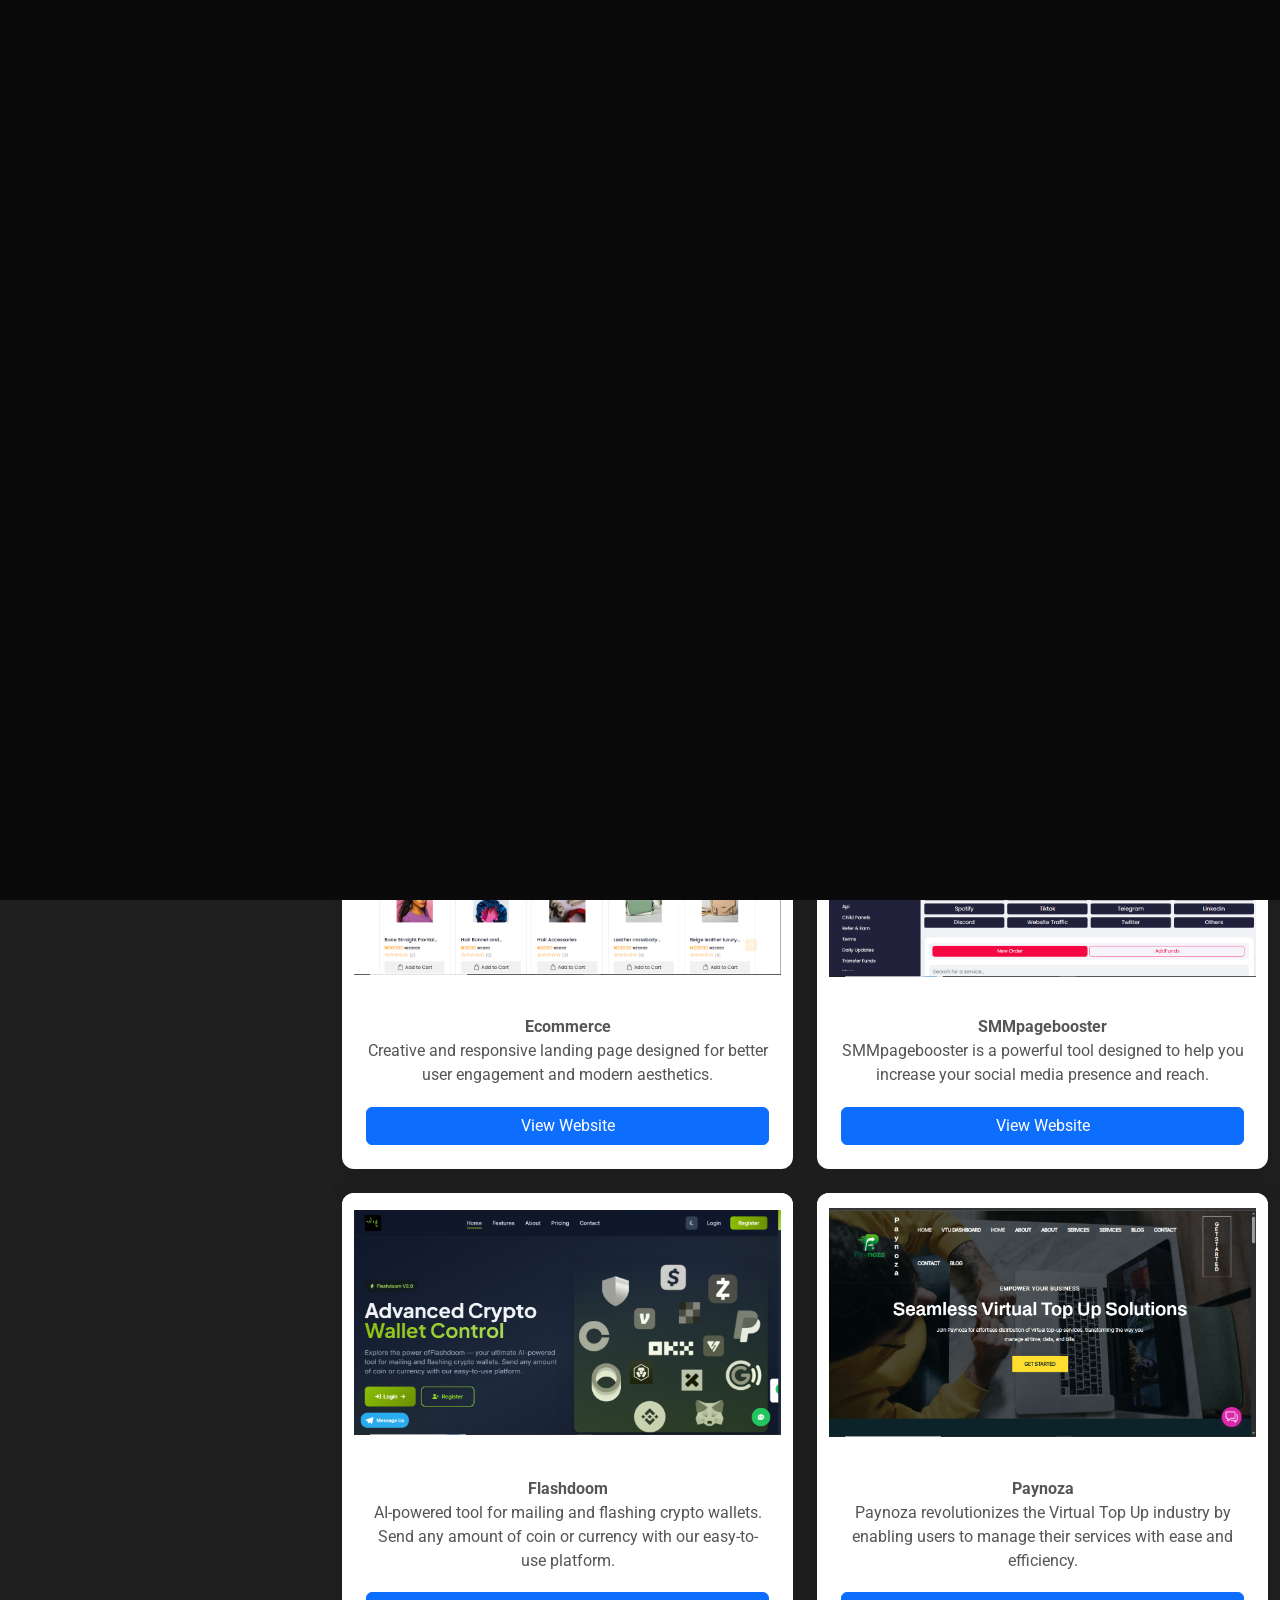
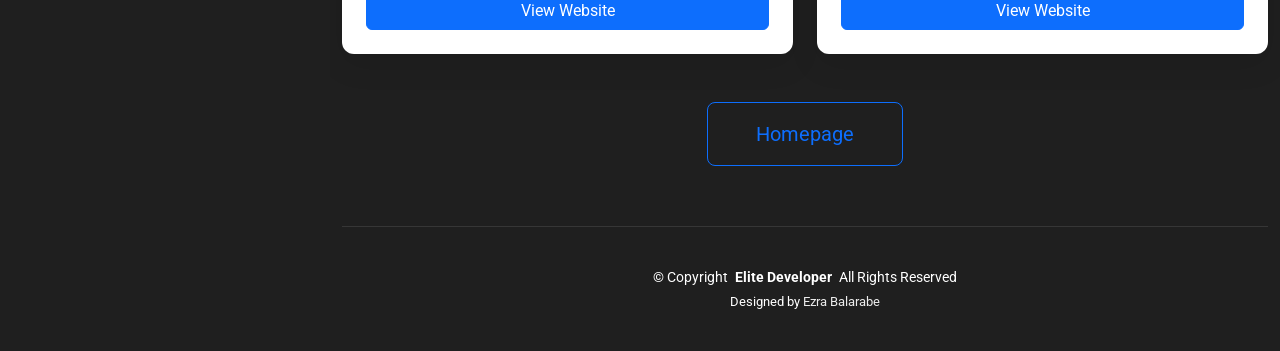
<file: web_development.html>
<!DOCTYPE html>
<html lang="en">

<head>
  <meta charset="utf-8">
  <meta content="width=device-width, initial-scale=1.0" name="viewport">
  <title>Ezra Balarabe Portfolio</title>
  <meta name="Ezra Balarabe, professionally known as Ezra De Blogger, is a renowned Nigerian Blogger and Web Developer." content="">
  <meta name="Portfolio | Resume | Bio" content="">

  <!-- Favicons -->
  <link href="assets/img/favicon.png" rel="icon">
  <link href="assets/img/apple-touch-icon.png" rel="apple-touch-icon">

  <!-- Fonts -->
  <link href="https://fonts.googleapis.com" rel="preconnect">
  <link href="https://fonts.gstatic.com" rel="preconnect" crossorigin>
  <link href="https://fonts.googleapis.com/css2?family=Roboto:ital,wght@0,100;0,300;0,400;0,500;0,700;0,900;1,100;1,300;1,400;1,500;1,700;1,900&family=Ubuntu:ital,wght@0,300;0,400;0,500;0,700;1,300;1,400;1,500;1,700&family=Nunito:ital,wght@0,200;0,300;0,400;0,500;0,600;0,700;0,800;0,900;1,200;1,300;1,400;1,500;1,600;1,700;1,800;1,900&display=swap" rel="stylesheet">

  <!-- Vendor CSS Files -->
  <link href="assets/vendor/bootstrap/css/bootstrap.min.css" rel="stylesheet">
  <link href="assets/vendor/bootstrap-icons/bootstrap-icons.css" rel="stylesheet">
  <link href="assets/vendor/aos/aos.css" rel="stylesheet">
  <link href="assets/vendor/glightbox/css/glightbox.min.css" rel="stylesheet">
  <link href="assets/vendor/swiper/swiper-bundle.min.css" rel="stylesheet">

  <!-- Main CSS File -->
  <link href="assets/css/main.css" rel="stylesheet">
</head>

<body class="portfolio-page">

  <header id="header" class="header dark-background d-flex flex-column justify-content-center">
    <i class="header-toggle d-xl-none bi bi-list"></i>

    <div class="header-container d-flex flex-column align-items-start">
      <nav id="navmenu" class="navmenu">
        <ul>
          <li><a href="index.html" class="active"><i class="bi bi-house navicon"></i>Home</a></li>
          <li><a href="index.html#about"><i class="bi bi-person navicon"></i> About</a></li>
          <li><a href="index.html#resume"><i class="bi bi-file-earmark-text navicon"></i> Resume</a></li>
          <li><a href="index.html#portfolio"><i class="bi bi-images navicon"></i> Portfolio</a></li>
          <li><a href="index.html#services"><i class="bi bi-hdd-stack navicon"></i> Services</a></li>
          <li><a href="index.html#contact"><i class="bi bi-envelope navicon"></i> Contact</a></li>
        </ul>
      </nav>

      <div class="social-links text-center">
        <a href="linkedin.com/in/ezra-balarabe1" class="facebook"><i class="bi bi-facebook"></i></a>
        <a href="linkedin.com/in/ezra-balarabe1" class="linkedin"><i class="bi bi-linkedin"></i></a>
      </div>
    </div>
  </header>

  <main class="main">

    <!-- Page Title -->
    <div class="page-title dark-background">
      <div class="container d-lg-flex justify-content-between align-items-center">
      <h4 class="mb-2 mb-lg-0">Ezra Balarabe Portfolio</h4>
        <nav class="breadcrumbs">
          <ol>
            <li><a href="index.html">Home</a></li>
            <li class="current">Web Development</li>
          </ol>
        </nav>
      </div>
    </div><!-- End Page Title -->

   <!-- Portfolio Section -->
<section id="starter-section" class="starter-section section">
  <!-- Section Title -->
  <div class="container section-title" data-aos="fade-up">
    <h2>Checkout Few of my Works</h2>
    <p>Checkout few of my projects delivered to clients worldwide.</p>
  </div>

  <div class="container" data-aos="fade-up" data-aos-delay="100">
    <div class="row gy-4">

      <!-- Project 1 -->
      <div class="col-12 col-md-6">
        <div class="portfolio-card">
          <div class="portfolio-img-wrapper">
            <img src="assets/img/portfolio/mgcsolutes.png" class="img-fluid" alt="Mgcsolute" loading="lazy">
          </div>
          <div class="portfolio-content">
            <p class="about-site"><b>Mgcsolute</b><br>Boost your Social Media presence, get virtual SMS Numbers, buy Data, Airtime and pay Bills.</p>
            <a href="https://mgcsolutes.com/" target="_blank" class="btn btn-primary w-100">View Website</a>
          </div>
        </div>
      </div>

      <!-- Project 2 -->
      <div class="col-12 col-md-6">
        <div class="portfolio-card">
          <div class="portfolio-img-wrapper">
            <img src="assets/img/portfolio/vtu2.png" class="img-fluid" alt="Gwanyo Connect" loading="lazy">
          </div>
          <div class="portfolio-content">
            <p class="about-site"><b>Gwanyo Connect</b><br>Your all-in-one platform for seamless VTU services and everyday digital lifestyle needs.</p>
            <a href="https://gwanyoconnect.com.ng" target="_blank" class="btn btn-primary w-100">View Website</a>
          </div>
        </div>
      </div>

      <!-- Project 3 -->
      <div class="col-12 col-md-6">
        <div class="portfolio-card">
          <div class="portfolio-img-wrapper">
            <img src="assets/img/portfolio/ecommerce1.png" class="img-fluid" alt="Ecommerce" loading="lazy">
          </div>
          <div class="portfolio-content">
            <p class="about-site"><b>Ecommerce</b><br>Creative and responsive landing page designed for better user engagement and modern aesthetics.</p>
            <a href="https://sandyblaqtreats.com/" target="_blank" class="btn btn-primary w-100">View Website</a>
          </div>
        </div>
      </div>

      <!-- Project 4 -->
      <div class="col-12 col-md-6">
        <div class="portfolio-card">
          <div class="portfolio-img-wrapper">
            <img src="assets/img/portfolio/smmpagebooster.png" class="img-fluid" alt="SMMpagebooster" loading="lazy">
          </div>
          <div class="portfolio-content">
            <p class="about-site"><b>SMMpagebooster</b><br>SMMpagebooster is a powerful tool designed to help you increase your social media presence and reach.</p>
            <a href="https://smmpagebooster.com" target="_blank" class="btn btn-primary w-100">View Website</a>
          </div>
        </div>
      </div>

      <!-- Project 5 -->
      <div class="col-12 col-md-6">
        <div class="portfolio-card">
          <div class="portfolio-img-wrapper">
            <img src="assets/img/portfolio/flashdoom.png" class="img-fluid" alt="Flashdoom" loading="lazy">
          </div>
          <div class="portfolio-content">
            <p class="about-site"><b>Flashdoom</b><br>AI-powered tool for mailing and flashing crypto wallets. Send any amount of coin or currency with our easy-to-use platform.</p>
            <a href="https://flashdoom.online" target="_blank" class="btn btn-primary w-100">View Website</a>
          </div>
        </div>
      </div>

      <!-- Project 6 -->
      <div class="col-12 col-md-6">
        <div class="portfolio-card">
          <div class="portfolio-img-wrapper">
            <img src="assets/img/portfolio/vtu3.png" class="img-fluid" alt="Flashdoom" loading="lazy">
          </div>
          <div class="portfolio-content">
            <p class="about-site"><b>Paynoza</b><br>Paynoza revolutionizes the Virtual Top Up industry by enabling users to manage their services with ease and efficiency.</p>
            <a href="https://paynoza.com/vpaccount/" target="_blank" class="btn btn-primary w-100">View Website</a>
          </div>
        </div>
      </div>

    </div>

    <!-- View All Button -->
    <div class="text-center mt-5" data-aos="fade-up" data-aos-delay="200">
      <a href="index.html" class="btn btn-outline-primary btn-lg px-5 py-3" id="view-all-btn">
        Homepage
      </a>
    </div>
  </div>
</section>

   <style>
  .portfolio-card {
    background: #fff; 
    border-radius: 12px; 
    overflow: hidden; 
    box-shadow: 0 10px 30px rgba(0,0,0,0.1);
    transition: all 0.3s ease; 
    height: 100%; 
    display: flex; 
    flex-direction: column;
  }
  .portfolio-card:hover { 
    transform: translateY(-8px); 
    box-shadow: 0 20px 40px rgba(0,0,0,0.15); 
  }

  .portfolio-img-wrapper { 
    height: 260px; 
    overflow: hidden; 
    position: relative; 
    background: #f8f9fa;
    display: flex;
    align-items: center;
    justify-content: center;
  }
  .portfolio-img-wrapper img { 
    width: 100%; 
    height: 100%; 
    object-fit: contain; 
    padding: 12px;
    background: #fff;
    max-width: 100%;
  }

  .portfolio-content { 
    padding: 1.5rem; 
    text-align: center; 
    flex-grow: 1; 
    display: flex; 
    flex-direction: column; 
  }
  .about-site { 
    color: #555; 
    margin-bottom: 1.2rem; 
    flex-grow: 1; 
  }

  @media (max-width: 768px) { 
    .portfolio-img-wrapper { 
      height: 230px; 
    }
  }
</style>

  </main>

 <footer id="footer" class="footer position-relative">

    <div class="container">
      <div class="copyright text-center ">
        <p>© <span>Copyright</span> <strong class="px-1 sitename">Elite Developer</strong> <span>All Rights Reserved</span></p>
      </div>
      <div class="credits">
        <!-- All the links in the footer should remain intact. -->
        <!-- You can delete the links only if you've purchased the pro version. -->
        <!-- Licensing information: https://bootstrapmade.com/license/ -->
        <!-- Purchase the pro version with working PHP/AJAX contact form: [buy-url] -->
        Designed by <a href="https://wa.me/2348132007600">Ezra Balarabe</a>
      </div>
    </div>

  </footer>

  <!-- Scroll Top -->
  <a href="#" id="scroll-top" class="scroll-top d-flex align-items-center justify-content-center"><i class="bi bi-arrow-up-short"></i></a>

  <!-- Preloader -->
  <div id="preloader"></div>

  <!-- Vendor JS Files -->
  <script src="assets/vendor/bootstrap/js/bootstrap.bundle.min.js"></script>
  <script src="assets/vendor/php-email-form/validate.js"></script>
  <script src="assets/vendor/aos/aos.js"></script>
  <script src="assets/vendor/typed.js/typed.umd.js"></script>
  <script src="assets/vendor/purecounter/purecounter_vanilla.js"></script>
  <script src="assets/vendor/waypoints/noframework.waypoints.js"></script>
  <script src="assets/vendor/isotope-layout/isotope.pkgd.min.js"></script>
  <script src="assets/vendor/imagesloaded/imagesloaded.pkgd.min.js"></script>
  <script src="assets/vendor/glightbox/js/glightbox.min.js"></script>
  <script src="assets/vendor/swiper/swiper-bundle.min.js"></script>

  <!-- Main JS File -->
  <script src="assets/js/main.js"></script>

</body>

</html>
</file>
<file: assets/css/main.css>
/**
* Template Name: SnapFolio
* Template URL: https://bootstrapmade.com/snapfolio-bootstrap-portfolio-template/
* Updated: Jul 21 2025 with Bootstrap v5.3.7
* Author: BootstrapMade.com
* License: https://bootstrapmade.com/license/
*/

/*--------------------------------------------------------------
# Font & Color Variables
# Help: https://bootstrapmade.com/color-system/
--------------------------------------------------------------*/
/* Fonts */
:root {
  --default-font: "Roboto",  system-ui, -apple-system, "Segoe UI", Roboto, "Helvetica Neue", Arial, "Noto Sans", "Liberation Sans", sans-serif, "Apple Color Emoji", "Segoe UI Emoji", "Segoe UI Symbol", "Noto Color Emoji";
  --heading-font: "Ubuntu",  sans-serif;
  --nav-font: "Nunito",  sans-serif;
}

/* Global Colors - The following color variables are used throughout the website. Updating them here will change the color scheme of the entire website */
:root { 
  --background-color: #1f1f1f; /* Background color for the entire website, including individual sections */
  --default-color: #ffffff; /* Default color used for the majority of the text content across the entire website */
  --heading-color: #ffffff; /* Color for headings, subheadings and title throughout the website */
  --accent-color: #ececec; /* Accent color that represents your brand on the website. It's used for buttons, links, and other elements that need to stand out */
  --surface-color: #232323; /* The surface color is used as a background of boxed elements within sections, such as cards, icon boxes, or other elements that require a visual separation from the global background. */
  --contrast-color: #310606; /* Contrast color for text, ensuring readability against backgrounds of accent, heading, or default colors. */
}

/* Nav Menu Colors - The following color variables are used specifically for the navigation menu. They are separate from the global colors to allow for more customization options */
:root {
  --nav-color: rgba(236, 236, 236, 0.59);  /* The default color of the main navmenu links */
  --nav-hover-color: #ffffff; /* Applied to main navmenu links when they are hovered over or active */
  --nav-mobile-background-color: #393939; /* Used as the background color for mobile navigation menu */
  --nav-dropdown-background-color: #393939; /* Used as the background color for dropdown items that appear when hovering over primary navigation items */
  --nav-dropdown-color: #ffffff; /* Used for navigation links of the dropdown items in the navigation menu. */
  --nav-dropdown-hover-color: #ececec; /* Similar to --nav-hover-color, this color is applied to dropdown navigation links when they are hovered over. */
}

/* Color Presets - These classes override global colors when applied to any section or element, providing reuse of the sam color scheme. */

.light-background {
  --background-color: #2c2c2c;
  --surface-color: #323232;
}

.dark-background {
  --background-color: #040b14;
  --default-color: #ffffff;
  --heading-color: #ffffff;
  --surface-color: #151f2b;
  --contrast-color: #ffffff;
}

/* Smooth scroll */
:root {
  scroll-behavior: smooth;
}

/*--------------------------------------------------------------
# General Styling & Shared Classes
--------------------------------------------------------------*/
body {
  color: var(--default-color);
  background-color: var(--background-color);
  font-family: var(--default-font);
}

a {
  color: var(--accent-color);
  text-decoration: none;
  transition: 0.3s;
}

a:hover {
  color: color-mix(in srgb, var(--accent-color), transparent 25%);
  text-decoration: none;
}

h1,
h2,
h3,
h4,
h5,
h6 {
  color: var(--heading-color);
  font-family: var(--heading-font);
}

/* PHP Email Form Messages
------------------------------*/
.php-email-form .error-message {
  display: none;
  background: #df1529;
  color: #ffffff;
  text-align: left;
  padding: 15px;
  margin-bottom: 24px;
  font-weight: 600;
}

.php-email-form .sent-message {
  display: none;
  color: #ffffff;
  background: #059652;
  text-align: center;
  padding: 15px;
  margin-bottom: 24px;
  font-weight: 600;
}

.php-email-form .loading {
  display: none;
  background: var(--surface-color);
  text-align: center;
  padding: 15px;
  margin-bottom: 24px;
}

.php-email-form .loading:before {
  content: "";
  display: inline-block;
  border-radius: 50%;
  width: 24px;
  height: 24px;
  margin: 0 10px -6px 0;
  border: 3px solid var(--accent-color);
  border-top-color: var(--surface-color);
  animation: php-email-form-loading 1s linear infinite;
}

@keyframes php-email-form-loading {
  0% {
    transform: rotate(0deg);
  }

  100% {
    transform: rotate(360deg);
  }
}

/*--------------------------------------------------------------
# Global Header
--------------------------------------------------------------*/
.header {
  --background-color: #1b1b1b;
  --contrast-color: #444444;
  color: var(--default-color);
  position: fixed;
  top: 0;
  left: 0;
  bottom: 0;
  padding: 0 15px;
  width: 300px;
  transition: all ease-in-out 0.3s;
  overflow-y: auto;
  z-index: 997;
}

.header .header-container {
  border-radius: 20px;
  padding: 15px;
  background-color: var(--background-color);
  border: 1px solid color-mix(in srgb, var(--default-color), transparent 80%);
}

.header .social-links {
  margin: 0 0 10px 0;
}

.header .social-links a {
  font-size: 16px;
  display: inline-flex;
  align-items: center;
  justify-content: center;
  background: color-mix(in srgb, var(--default-color), transparent 90%);
  color: var(--default-color);
  margin: 0 2px;
  border-radius: 50%;
  text-align: center;
  width: 40px;
  height: 40px;
  transition: 0.3s;
}

.header .social-links a:hover {
  color: var(--contrast-color);
  background: var(--accent-color);
}

@media (min-width: 1200px) {

  .header~main,
  .header~#footer {
    margin-left: 330px;
  }
}

@media (max-width: 1199px) {
  .header {
    left: -100%;
  }
}

.header.header-show {
  left: 0;
}

.header .header-toggle {
  color: var(--contrast-color);
  background-color: var(--accent-color);
  font-size: 22px;
  display: flex;
  align-items: center;
  justify-content: center;
  width: 40px;
  height: 40px;
  border-radius: 50%;
  cursor: pointer;
  position: fixed;
  top: 15px;
  right: 15px;
  z-index: 9999;
  transition: background-color 0.3s;
}

.header .header-toggle:hover {
  color: var(--contrast-color);
  background-color: color-mix(in srgb, var(--accent-color) 90%, white 15%);
}

/*--------------------------------------------------------------
# Navigation Menu
--------------------------------------------------------------*/
.mobile-nav-toggle {
  display: none;
}

.navmenu {
  padding: 0;
  z-index: 9997;
  width: 100%;
}

.navmenu ul {
  list-style: none;
  padding: 0 0 20px 0;
  margin: 0;
}

.navmenu a,
.navmenu a:focus {
  color: var(--nav-color);
  padding: 15px 10px;
  font-family: var(--nav-font);
  font-size: 16px;
  font-weight: 400;
  display: flex;
  align-items: center;
  white-space: nowrap;
  transition: 0.3s;
  width: 100%;
}

.navmenu a .navicon,
.navmenu a:focus .navicon {
  font-size: 20px;
  margin-right: 10px;
}

.navmenu a .toggle-dropdown,
.navmenu a:focus .toggle-dropdown {
  font-size: 12px;
  line-height: 0;
  margin-left: auto;
  width: 30px;
  height: 30px;
  display: flex;
  align-items: center;
  justify-content: center;
  border-radius: 50%;
  transition: 0.3s;
  flex-shrink: 0;
  background-color: color-mix(in srgb, var(--accent-color), transparent 90%);
}

.navmenu a .toggle-dropdown:hover,
.navmenu a:focus .toggle-dropdown:hover {
  background-color: var(--accent-color);
  color: var(--contrast-color);
}

.navmenu a:hover,
.navmenu .active,
.navmenu .active:focus {
  color: var(--nav-hover-color);
}

.navmenu a:hover .navicon,
.navmenu .active .navicon,
.navmenu .active:focus .navicon {
  color: var(--accent-color);
}

.navmenu .active .toggle-dropdown,
.navmenu .active:focus .toggle-dropdown {
  background-color: var(--accent-color);
  color: var(--contrast-color);
  transform: rotate(180deg);
}

.navmenu .dropdown {
  display: block;
}

.navmenu .dropdown a,
.navmenu .dropdown a:focus {
  color: --nav-dropdown-color;
}

.navmenu .dropdown a:hover,
.navmenu .dropdown .active,
.navmenu .dropdown .active:focus {
  color: var(--nav-dropdown-hover-color);
}

.navmenu .dropdown ul {
  position: static;
  display: none;
  z-index: 99;
  padding: 5px 10px;
  margin: 5px 10px;
  background-color: var(--nav-dropdown-background-color);
  border: 1px solid color-mix(in srgb, var(--default-color), transparent 90%);
  box-shadow: none;
  transition: all 0.5s ease-in-out;
}

.navmenu .dropdown ul ul {
  background-color: rgba(33, 37, 41, 0.1);
}

.navmenu .dropdown>.dropdown-active {
  display: block;
  background-color: rgba(33, 37, 41, 0.03);
}

/*--------------------------------------------------------------
# Global Footer
--------------------------------------------------------------*/
.footer {
  color: var(--default-color);
  background-color: var(--background-color);
  font-size: 14px;
  padding: 0 0 40px 0;
  position: relative;
}

.footer .copyright {
  padding-top: 40px;
  border-top: 1px solid color-mix(in srgb, var(--default-color), transparent 90%);
}

.footer .copyright p {
  margin-bottom: 0;
}

.footer .credits {
  margin-top: 4px;
  font-size: 13px;
  text-align: center;
}

/*--------------------------------------------------------------
# Preloader
--------------------------------------------------------------*/
#preloader {
  position: fixed;
  top: 0;
  left: 0;
  width: 100%;
  height: 100%;
  background: #0a0a0a;
  display: flex;
  align-items: center;
  justify-content: center;
  z-index: 9999;
  opacity: 1;
  transition: opacity 0.8s ease;
}

.preloader-content {
  text-align: center;
}

.preloader-logo {
  width: 90px;
  height: 90px;
  border-radius: 50%;
  object-fit: cover;
  border: 3px solid #0d6efd;
  margin-bottom: 15px;
  box-shadow: 0 0 25px rgba(13, 110, 253, 0.4);
}

.preloader-name {
  color: #ffffff;
  font-size: 1.8rem;
  font-weight: 700;
  margin: 0 0 20px 0;
  letter-spacing: 1px;
}

.loading-text {
  color: #aaaaaa;
  font-size: 1.05rem;
  margin: 0;
}

/*--------------------------------------------------------------
# Scroll Top Button
--------------------------------------------------------------*/
.scroll-top {
  position: fixed;
  visibility: hidden;
  opacity: 0;
  right: 15px;
  bottom: -15px;
  z-index: 99999;
  background-color: var(--accent-color);
  width: 44px;
  height: 44px;
  border-radius: 50px;
  transition: all 0.4s;
}

.scroll-top i {
  font-size: 24px;
  color: var(--contrast-color);
  line-height: 0;
}

.scroll-top:hover {
  background-color: color-mix(in srgb, var(--accent-color), transparent 20%);
  color: var(--contrast-color);
}

.scroll-top.active {
  visibility: visible;
  opacity: 1;
  bottom: 15px;
}

/*--------------------------------------------------------------
# Disable aos animation delay on mobile devices
--------------------------------------------------------------*/
@media screen and (max-width: 768px) {
  [data-aos-delay] {
    transition-delay: 0 !important;
  }
}

/*--------------------------------------------------------------
# Global Page Titles & Breadcrumbs
--------------------------------------------------------------*/
.page-title {
  color: var(--default-color);
  padding: 25px 0 0 0;
  position: relative;
}

.page-title .container {
  border-bottom: 1px solid color-mix(in srgb, var(--default-color), transparent 90%);
  padding-bottom: 25px;
}

.page-title h1 {
  font-size: 24px;
  font-weight: 700;
}

.page-title .breadcrumbs ol {
  display: flex;
  flex-wrap: wrap;
  list-style: none;
  padding: 0;
  margin: 0;
  font-size: 14px;
  font-weight: 400;
}

.page-title .breadcrumbs ol li+li {
  padding-left: 10px;
}

.page-title .breadcrumbs ol li+li::before {
  content: "/";
  display: inline-block;
  padding-right: 10px;
  color: color-mix(in srgb, var(--default-color), transparent 70%);
}

/*--------------------------------------------------------------
# Global Sections
--------------------------------------------------------------*/
section,
.section {
  color: var(--default-color);
  background-color: var(--background-color);
  padding: 60px 0;
  overflow: clip;
}

/*--------------------------------------------------------------
# Global Section Titles
--------------------------------------------------------------*/
.section-title {
  text-align: center;
  padding-bottom: 60px;
  position: relative;
}

.section-title h2 {
  font-size: 32px;
  font-weight: 700;
  position: relative;
}

.section-title h2:before,
.section-title h2:after {
  content: "";
  width: 50px;
  height: 2px;
  background: var(--accent-color);
  display: inline-block;
}

.section-title h2:before {
  margin: 0 15px 10px 0;
}

.section-title h2:after {
  margin: 0 0 10px 15px;
}

.section-title p {
  margin-bottom: 0;
}

/*--------------------------------------------------------------
# Hero Section
--------------------------------------------------------------*/
.hero {
  min-height: 100vh;
  position: relative;
  overflow: hidden;
  display: flex;
  align-items: center;
}

.hero .background-elements {
  position: absolute;
  top: 0;
  left: 0;
  width: 100%;
  height: 100%;
  z-index: 1;
  overflow: hidden;
}

.hero .background-elements .bg-circle {
  position: absolute;
  border-radius: 50%;
  background: linear-gradient(45deg, color-mix(in srgb, var(--accent-color), transparent 90%), color-mix(in srgb, var(--accent-color), transparent 95%));
  animation: float 6s ease-in-out infinite;
}

.hero .background-elements .bg-circle.circle-1 {
  width: 300px;
  height: 300px;
  top: 10%;
  right: 10%;
  animation-delay: 0s;
}

.hero .background-elements .bg-circle.circle-2 {
  width: 200px;
  height: 200px;
  bottom: 20%;
  left: 5%;
  animation-delay: 2s;
}

.hero .hero-content {
  position: relative;
  width: 100%;
  z-index: 2;
}

.hero .container {
  position: relative;
  z-index: 3;
}

.hero .hero-text h1 {
  font-size: 72px;
  font-weight: 800;
  line-height: 1.1;
  margin-bottom: 15px;
  color: var(--heading-color);
}

.hero .hero-text h1 .accent-text {
  color: var(--accent-color);
  position: relative;
}

.hero .hero-text h1 .accent-text::after {
  content: "";
  position: absolute;
  bottom: -5px;
  left: 0;
  width: 100%;
  height: 3px;
  background: linear-gradient(90deg, var(--accent-color), color-mix(in srgb, var(--accent-color), transparent 50%));
}

.hero .hero-text h2 {
  font-size: 32px;
  font-weight: 600;
  color: var(--heading-color);
  margin-bottom: 10px;
}

.hero .hero-text .lead {
  font-size: 24px;
  margin-bottom: 20px;
  color: var(--default-color);
}

.hero .hero-text .lead span {
  color: var(--accent-color);
  font-weight: 600;
  border-bottom: 2px solid var(--accent-color);
  padding-bottom: 2px;
}

.hero .hero-text .description {
  font-size: 18px;
  line-height: 1.6;
  color: color-mix(in srgb, var(--default-color), transparent 20%);
  margin-bottom: 40px;
  max-width: 500px;
}

.hero .hero-actions {
  display: flex;
  gap: 20px;
  margin-bottom: 40px;
  flex-wrap: wrap;
}

.hero .hero-actions .btn {
  padding: 14px 30px;
  font-size: 16px;
  font-weight: 600;
  border-radius: 50px;
  text-decoration: none;
  transition: all 0.3s ease;
  border: 2px solid;
}

.hero .hero-actions .btn.btn-primary {
  background-color: var(--accent-color);
  color: var(--contrast-color);
  border-color: var(--accent-color);
}

.hero .hero-actions .btn.btn-primary:hover {
  background-color: color-mix(in srgb, var(--accent-color), black 10%);
  transform: translateY(-2px);
  box-shadow: 0 8px 25px color-mix(in srgb, var(--accent-color), transparent 70%);
}

.hero .hero-actions .btn.btn-outline {
  background-color: transparent;
  color: var(--accent-color);
  border-color: var(--accent-color);
}

.hero .hero-actions .btn.btn-outline:hover {
  background-color: var(--accent-color);
  color: var(--contrast-color);
  transform: translateY(-2px);
}

.hero .social-links {
  display: flex;
  gap: 20px;
}

.hero .social-links a {
  width: 50px;
  height: 50px;
  display: flex;
  align-items: center;
  justify-content: center;
  background-color: var(--surface-color);
  color: color-mix(in srgb, var(--default-color), transparent 40%);
  border-radius: 50%;
  font-size: 20px;
  transition: all 0.3s ease;
}

.hero .social-links a:hover {
  color: var(--contrast-color);
  background-color: var(--accent-color);
  transform: translateY(-3px);
  box-shadow: 0 8px 25px color-mix(in srgb, var(--accent-color), transparent 70%);
}

.hero .hero-visual {
  display: flex;
  justify-content: center;
  align-items: center;
  height: 100%;
}

.hero .hero-visual .profile-container {
  position: relative;
  width: 400px;
  height: 400px;
}

.hero .hero-visual .profile-container .profile-background {
  position: absolute;
  top: 15px;
  left: 15px;
  width: 100%;
  height: 100%;
  background: color-mix(in srgb, var(--accent-color), transparent 90%);
  border-radius: 30px;
  z-index: 1;
}

.hero .hero-visual .profile-container .profile-image {
  position: relative;
  width: 100%;
  height: 100%;
  object-fit: cover;
  border-radius: 30px;
  z-index: 2;
}

@keyframes float {

  0%,
  100% {
    transform: translateY(0px);
  }

  50% {
    transform: translateY(-20px);
  }
}

@keyframes floatIcon {

  0%,
  100% {
    transform: translateY(0px) rotate(0deg);
  }

  50% {
    transform: translateY(-10px) rotate(5deg);
  }
}

@media (max-width: 992px) {
  .hero .hero-text {
    text-align: center;
    margin-bottom: 50px;
  }

  .hero .hero-text h1 {
    font-size: 56px;
  }

  .hero .hero-text h2 {
    font-size: 28px;
  }

  .hero .hero-text .lead {
    font-size: 20px;
  }

  .hero .hero-visual .profile-container {
    width: 350px;
    height: 350px;
  }
}

@media (max-width: 768px) {
  .hero .hero-text h1 {
    font-size: 42px;
  }

  .hero .hero-text h2 {
    font-size: 24px;
  }

  .hero .hero-text .lead {
    font-size: 18px;
  }

  .hero .hero-text .description {
    font-size: 16px;
  }

  .hero .hero-actions {
    justify-content: center;
  }

  .hero .hero-actions .btn {
    padding: 12px 25px;
    font-size: 14px;
  }

  .hero .hero-visual .profile-container {
    width: 300px;
    height: 300px;
  }

  .hero .background-elements .bg-circle.circle-1 {
    width: 200px;
    height: 200px;
  }

  .hero .background-elements .bg-circle.circle-2 {
    width: 150px;
    height: 150px;
  }

  .hero .background-elements .bg-circle.circle-3 {
    width: 100px;
    height: 100px;
  }
}

/*--------------------------------------------------------------
# About Section
--------------------------------------------------------------*/
.about .profile-card {
  background: linear-gradient(135deg, var(--surface-color) 0%, color-mix(in srgb, var(--surface-color), var(--accent-color) 5%) 100%);
  border-radius: 2rem;
  padding: 2.5rem;
  text-align: center;
  box-shadow: 0 20px 40px rgba(0, 0, 0, 0.08);
  border: 1px solid color-mix(in srgb, var(--accent-color), transparent 90%);
  position: relative;
  overflow: hidden;
}

.about .profile-card::before {
  content: "";
  position: absolute;
  top: 0;
  left: 0;
  right: 0;
  height: 4px;
  background: linear-gradient(90deg, var(--accent-color), color-mix(in srgb, var(--accent-color), var(--heading-color) 30%));
}

@media (max-width: 991px) {
  .about .profile-card {
    margin-bottom: 3rem;
  }
}

.about .profile-header {
  position: relative;
  margin-bottom: 2rem;
}

.about .profile-header .profile-image {
  width: 160px;
  height: 160px;
  margin: 0 auto 1.5rem;
  border-radius: 50%;
  overflow: hidden;
  border: 4px solid var(--accent-color);
  box-shadow: 0 10px 30px rgba(0, 0, 0, 0.15);
}

.about .profile-header .profile-image img {
  width: 100%;
  height: 100%;
  object-fit: cover;
}

.about .profile-header .profile-badge {
  position: absolute;
  bottom: 20px;
  right: calc(50% - 65px);
  width: 32px;
  height: 32px;
  background-color: var(--accent-color);
  border-radius: 50%;
  display: flex;
  align-items: center;
  justify-content: center;
  border: 3px solid var(--surface-color);
}

.about .profile-header .profile-badge i {
  color: var(--contrast-color);
  font-size: 14px;
}

.about .profile-content h3 {
  font-size: 1.5rem;
  font-weight: 700;
  margin-bottom: 0.5rem;
  color: var(--heading-color);
}

.about .profile-content .profession {
  color: var(--accent-color);
  font-weight: 500;
  margin-bottom: 2rem;
}

.about .contact-links {
  display: flex;
  flex-direction: column;
  gap: 1rem;
}

.about .contact-links .contact-item {
  display: flex;
  align-items: center;
  gap: 0.75rem;
  padding: 0.75rem 1rem;
  background-color: color-mix(in srgb, var(--surface-color), var(--background-color) 50%);
  border-radius: 0.75rem;
  text-decoration: none;
  color: var(--default-color);
  transition: all 0.3s;
  border: 1px solid color-mix(in srgb, var(--default-color), transparent 90%);
}

.about .contact-links .contact-item:hover {
  background-color: var(--accent-color);
  color: var(--contrast-color);
  transform: translateY(-2px);
  box-shadow: 0 5px 20px color-mix(in srgb, var(--accent-color), transparent 70%);
}

.about .contact-links .contact-item i {
  font-size: 1rem;
  width: 18px;
}

.about .about-content {
  padding-left: 3rem;
}

@media (max-width: 991px) {
  .about .about-content {
    padding-left: 0;
  }
}

.about .about-content .section-header {
  margin-bottom: 2rem;
}

.about .about-content .section-header .badge-text {
  display: inline-block;
  background: linear-gradient(135deg, var(--accent-color), color-mix(in srgb, var(--accent-color), var(--heading-color) 20%));
  color: var(--contrast-color);
  padding: 0.5rem 1.5rem;
  border-radius: 2rem;
  font-size: 0.875rem;
  font-weight: 600;
  letter-spacing: 0.5px;
  margin-bottom: 1.5rem;
}

.about .about-content .section-header h2 {
  font-size: 2.25rem;
  font-weight: 700;
  line-height: 1.3;
  margin: 0;
}

@media (max-width: 768px) {
  .about .about-content .section-header h2 {
    font-size: 1.875rem;
  }
}

.about .about-content .description {
  margin-bottom: 2.5rem;
}

.about .about-content .description p {
  font-size: 1.1rem;
  line-height: 1.7;
  color: color-mix(in srgb, var(--default-color), transparent 20%);
  margin-bottom: 1.5rem;
}

.about .about-content .description p:last-child {
  margin-bottom: 0;
}

.about .stats-grid {
  display: grid;
  grid-template-columns: repeat(3, 1fr);
  gap: 2rem;
  margin-bottom: 2.5rem;
  padding: 2rem;
  background-color: var(--surface-color);
  border-radius: 1.5rem;
  box-shadow: 0 10px 30px rgba(0, 0, 0, 0.05);
}

@media (max-width: 768px) {
  .about .stats-grid {
    grid-template-columns: 1fr;
    gap: 1.5rem;
    text-align: center;
  }
}

.about .stats-grid .stat-item {
  text-align: center;
}

.about .stats-grid .stat-item .stat-number {
  font-size: 2rem;
  font-weight: 700;
  color: var(--accent-color);
  display: block;
  margin-bottom: 0.5rem;
}

.about .stats-grid .stat-item .stat-label {
  font-size: 0.875rem;
  color: color-mix(in srgb, var(--default-color), transparent 40%);
  font-weight: 500;
}

.about .details-grid {
  margin-bottom: 2.5rem;
}

.about .details-grid .detail-row {
  display: grid;
  grid-template-columns: 1fr 1fr;
  gap: 2rem;
  margin-bottom: 1.5rem;
}

@media (max-width: 768px) {
  .about .details-grid .detail-row {
    grid-template-columns: 1fr;
    gap: 1rem;
  }
}

.about .details-grid .detail-row:last-child {
  margin-bottom: 0;
}

.about .details-grid .detail-item .detail-label {
  display: block;
  font-size: 0.875rem;
  color: color-mix(in srgb, var(--default-color), transparent 50%);
  margin-bottom: 0.5rem;
  font-weight: 500;
}

.about .details-grid .detail-item .detail-value {
  display: block;
  font-weight: 600;
  color: var(--heading-color);
  font-size: 1rem;
}

.about .cta-section {
  display: flex;
  gap: 1rem;
  flex-wrap: wrap;
}

.about .cta-section .btn {
  padding: 0.875rem 2rem;
  border-radius: 0.75rem;
  font-weight: 600;
  text-decoration: none;
  transition: all 0.3s;
  display: inline-flex;
  align-items: center;
  gap: 0.5rem;
  border: 2px solid transparent;
}

.about .cta-section .btn.btn-primary {
  background-color: var(--accent-color);
  color: var(--contrast-color);
}

.about .cta-section .btn.btn-primary:hover {
  background-color: color-mix(in srgb, var(--accent-color), black 15%);
  transform: translateY(-2px);
  box-shadow: 0 10px 30px color-mix(in srgb, var(--accent-color), transparent 60%);
}

.about .cta-section .btn.btn-outline {
  background-color: transparent;
  color: var(--default-color);
  border-color: color-mix(in srgb, var(--default-color), transparent 70%);
}

.about .cta-section .btn.btn-outline:hover {
  border-color: var(--accent-color);
  transform: translateY(-2px);
}

/*--------------------------------------------------------------
# Stats Section
--------------------------------------------------------------*/
.stats .stats-wrapper {
  display: grid;
  grid-template-columns: repeat(4, 1fr);
  gap: 20px;
}

@media (max-width: 992px) {
  .stats .stats-wrapper {
    grid-template-columns: repeat(2, 1fr);
  }
}

@media (max-width: 576px) {
  .stats .stats-wrapper {
    grid-template-columns: 1fr;
  }
}

.stats .stats-item {
  background: linear-gradient(135deg, color-mix(in srgb, var(--surface-color), transparent 5%), var(--surface-color));
  border-radius: 15px;
  padding: 40px 20px;
  text-align: center;
  position: relative;
  transition: transform 0.3s ease, box-shadow 0.3s ease;
  box-shadow: 0 10px 30px rgba(0, 0, 0, 0.05);
  overflow: hidden;
}

.stats .stats-item:hover {
  transform: translateY(-10px);
  box-shadow: 0 15px 35px rgba(0, 0, 0, 0.1);
}

.stats .stats-item:hover .icon-wrapper {
  transform: scale(1.1);
}

.stats .stats-item:nth-child(1) .icon-wrapper {
  background-color: color-mix(in srgb, var(--accent-color), transparent 85%);
}

.stats .stats-item:nth-child(1) .icon-wrapper i {
  color: color-mix(in srgb, var(--accent-color), transparent 10%);
}

.stats .stats-item:nth-child(2) .icon-wrapper {
  background-color: color-mix(in srgb, #ff7e00, transparent 85%);
}

.stats .stats-item:nth-child(2) .icon-wrapper i {
  color: color-mix(in srgb, #ff7e00, transparent 10%);
}

.stats .stats-item:nth-child(3) .icon-wrapper {
  background-color: color-mix(in srgb, #00c875, transparent 85%);
}

.stats .stats-item:nth-child(3) .icon-wrapper i {
  color: color-mix(in srgb, #00c875, transparent 10%);
}

.stats .stats-item:nth-child(4) .icon-wrapper {
  background-color: color-mix(in srgb, #e83e8c, transparent 85%);
}

.stats .stats-item:nth-child(4) .icon-wrapper i {
  color: color-mix(in srgb, #e83e8c, transparent 10%);
}

.stats .stats-item .icon-wrapper {
  width: 80px;
  height: 80px;
  border-radius: 50%;
  display: flex;
  align-items: center;
  justify-content: center;
  margin: 0 auto 20px;
  transition: transform 0.3s ease;
}

.stats .stats-item .icon-wrapper i {
  font-size: 36px;
}

.stats .stats-item span {
  display: block;
  font-size: 48px;
  font-weight: 700;
  color: var(--heading-color);
  margin-bottom: 10px;
  line-height: 1;
  font-family: var(--heading-font);
}

.stats .stats-item p {
  color: var(--default-color);
  font-size: 18px;
  margin: 0;
  font-weight: 500;
  font-family: var(--heading-font);
  opacity: 0.8;
}

/*--------------------------------------------------------------
# Skills Section
--------------------------------------------------------------*/
.skills .skills-category {
  background-color: var(--surface-color);
  padding: 30px;
  border-radius: 8px;
  box-shadow: 0 0 20px rgba(0, 0, 0, 0.05);
  height: 100%;
  transition: transform 0.3s;
}

.skills .skills-category:hover {
  transform: translateY(-5px);
}

.skills .skills-category h3 {
  font-size: 24px;
  margin-bottom: 25px;
  position: relative;
  padding-bottom: 15px;
}

.skills .skills-category h3:after {
  content: "";
  position: absolute;
  bottom: 0;
  left: 0;
  width: 50px;
  height: 2px;
  background-color: var(--accent-color);
}

.skills .skill-item {
  margin-bottom: 25px;
}

.skills .skill-item:last-child {
  margin-bottom: 0;
}

.skills .skill-item h4 {
  font-size: 16px;
  margin-bottom: 8px;
}

.skills .skill-item .skill-percentage {
  font-size: 14px;
  color: color-mix(in srgb, var(--heading-color), transparent 30%);
}

.skills .skill-item .progress {
  height: 8px;
  background-color: color-mix(in srgb, var(--accent-color), transparent 90%);
  border-radius: 20px;
  overflow: hidden;
  position: relative;
}

.skills .skill-item .progress .progress-bar {
  background-color: var(--accent-color);
  transition: width 1.5s ease-in-out;
  width: 0;
  height: 100%;
  border-radius: 20px;
}

.skills .skill-item .skill-tooltip {
  font-size: 14px;
  color: color-mix(in srgb, var(--default-color), transparent 30%);
  margin-top: 8px;
  opacity: 0;
  transform: translateY(-5px);
  transition: all 0.3s;
}

.skills .skill-item:hover .skill-tooltip {
  opacity: 1;
  transform: translateY(0);
}

.skills .skill-box {
  background-color: var(--surface-color);
  padding: 25px 20px;
  border-radius: 8px;
  text-align: center;
  transition: all 0.3s;
  height: 100%;
  position: relative;
  overflow: hidden;
  box-shadow: 0 0 15px rgba(0, 0, 0, 0.05);
}

.skills .skill-box:hover {
  transform: translateY(-5px);
}

.skills .skill-box:hover i {
  color: var(--accent-color);
  transform: scale(1.1);
}

.skills .skill-box:hover .skill-tooltip {
  opacity: 1;
  transform: translateY(0);
}

.skills .skill-box i {
  font-size: 36px;
  color: color-mix(in srgb, var(--accent-color), transparent 20%);
  margin-bottom: 15px;
  display: inline-block;
  transition: all 0.3s;
}

.skills .skill-box h4 {
  font-size: 18px;
  margin-bottom: 10px;
}

.skills .skill-box .skill-tooltip {
  font-size: 14px;
  color: color-mix(in srgb, var(--default-color), transparent 30%);
  opacity: 0;
  transform: translateY(5px);
  transition: all 0.3s;
}

@media (max-width: 991.98px) {
  .skills .skills-category {
    margin-bottom: 30px;
  }

  .skills .skills-category:last-child {
    margin-bottom: 0;
  }
}

@media (max-width: 767.98px) {
  .skills .skill-box {
    margin-bottom: 20px;
  }

  .skills .skill-box:last-child {
    margin-bottom: 0;
  }
}

/*--------------------------------------------------------------
# Resume Section
--------------------------------------------------------------*/
.resume .resume-side {
  background-color: var(--surface-color);
  padding: 2rem;
  border-radius: 10px;
  box-shadow: 0 0 20px rgba(0, 0, 0, 0.1);
  height: 100%;
}

.resume .resume-side .profile-img {
  text-align: center;
}

.resume .resume-side .profile-img img {
  width: 200px;
  height: 200px;
  object-fit: cover;
  border: 5px solid color-mix(in srgb, var(--accent-color), transparent 85%);
  border-radius: 50%;
}

.resume .resume-side h3 {
  font-size: 1.5rem;
  margin-bottom: 1rem;
  color: var(--heading-color);
  font-weight: 600;
}

.resume .resume-side .contact-info li {
  margin-bottom: 1rem;
  color: var(--default-color);
}

.resume .resume-side .contact-info li i {
  width: 25px;
  color: var(--accent-color);
  margin-right: 0.5rem;
}

.resume .resume-side .skill-item {
  margin-bottom: 1.5rem;
}

.resume .resume-side .skill-item span {
  font-size: 0.9rem;
  color: var(--default-color);
}

.resume .resume-side .skill-item .progress {
  height: 8px;
  background-color: color-mix(in srgb, var(--accent-color), transparent 90%);
  border-radius: 4px;
  margin-top: 0.5rem;
}

.resume .resume-side .skill-item .progress .progress-bar {
  background-color: var(--accent-color);
  width: 0;
  transition: width 1s ease;
}

.resume .resume-section {
  margin-bottom: 3rem;
}

.resume .resume-section h3 {
  font-size: 1.75rem;
  margin-bottom: 1.5rem;
  color: var(--heading-color);
  font-weight: 600;
}

.resume .resume-section h3 i {
  color: var(--accent-color);
}

.resume .resume-section .resume-item {
  padding-left: 1.5rem;
  border-left: 2px solid color-mix(in srgb, var(--accent-color), transparent 80%);
  margin-bottom: 2rem;
  position: relative;
}

.resume .resume-section .resume-item:before {
  content: "";
  position: absolute;
  width: 16px;
  height: 16px;
  border-radius: 50%;
  left: -9px;
  top: 0;
  background: var(--accent-color);
}

.resume .resume-section .resume-item h4 {
  font-size: 1.2rem;
  margin-bottom: 0.5rem;
  color: var(--heading-color);
  font-weight: 600;
}

.resume .resume-section .resume-item h5 {
  font-size: 1rem;
  margin-bottom: 0.5rem;
  color: var(--accent-color);
}

.resume .resume-section .resume-item .company {
  font-size: 0.95rem;
  margin-bottom: 1rem;
  color: var(--heading-color);
}

.resume .resume-section .resume-item .company i {
  margin-right: 0.5rem;
}

.resume .resume-section .resume-item ul {
  padding-left: 1.2rem;
}

.resume .resume-section .resume-item ul li {
  margin-bottom: 0.5rem;
  color: var(--default-color);
}

.resume .resume-section .resume-item p {
  color: var(--default-color);
  margin-bottom: 0;
}

@media (max-width: 991.98px) {
  .resume .resume-side {
    margin-bottom: 2rem;
  }
}

/*--------------------------------------------------------------
# Portfolio Section
--------------------------------------------------------------*/
@media (max-width: 991px) {
  .portfolio .filter-sidebar {
    margin-bottom: 30px;
  }
}

.portfolio .filters-wrapper {
  background-color: color-mix(in srgb, var(--surface-color), var(--default-color) 3%);
  padding: 30px;
  border-radius: 10px;
  box-shadow: 0 5px 25px rgba(0, 0, 0, 0.05);
}

@media (max-width: 991px) {
  .portfolio .filters-wrapper {
    padding: 20px;
  }
}

.portfolio .portfolio-filters {
  padding: 0;
  margin: 0;
  list-style: none;
  display: flex;
  flex-direction: column;
  gap: 10px;
}

@media (max-width: 991px) {
  .portfolio .portfolio-filters {
    flex-direction: row;
    flex-wrap: wrap;
    justify-content: center;
  }
}

.portfolio .portfolio-filters li {
  cursor: pointer;
  padding: 12px 20px;
  font-size: 16px;
  font-weight: 500;
  line-height: 1;
  color: var(--default-color);
  transition: all 0.3s ease-in-out;
  border-radius: 6px;
  background: transparent;
  position: relative;
  border-left: 3px solid transparent;
}

@media (max-width: 991px) {
  .portfolio .portfolio-filters li {
    padding: 8px 16px;
    border: 1px solid color-mix(in srgb, var(--accent-color), transparent 80%);
    border-left-width: 3px;
  }
}

.portfolio .portfolio-filters li:hover {
  color: var(--accent-color);
  background-color: color-mix(in srgb, var(--accent-color), transparent 90%);
  border-left-color: color-mix(in srgb, var(--accent-color), transparent 50%);
}

.portfolio .portfolio-filters li.filter-active {
  color: var(--accent-color);
  background-color: color-mix(in srgb, var(--accent-color), transparent 90%);
  border-left-color: var(--accent-color);
  font-weight: 600;
}

.portfolio .portfolio-wrap {
  transition: 0.4s;
  position: relative;
  overflow: hidden;
  border-radius: 12px;
  box-shadow: 0 5px 20px rgba(0, 0, 0, 0.08);
  height: 100%;
}

.portfolio .portfolio-wrap img {
  transition: transform 0.6s cubic-bezier(0.215, 0.61, 0.355, 1);
  width: 100%;
  height: 350px;
  object-fit: cover;
}

.portfolio .portfolio-wrap .portfolio-info {
  position: absolute;
  bottom: 0;
  left: 0;
  right: 0;
  padding: 25px;
  background: linear-gradient(to top, rgba(0, 0, 0, 0.8) 0%, rgba(0, 0, 0, 0.4) 60%, rgba(0, 0, 0, 0) 100%);
  z-index: 3;
  transition: all 0.4s cubic-bezier(0.215, 0.61, 0.355, 1);
  transform: translateY(20px);
  opacity: 0;
}

.portfolio .portfolio-wrap .portfolio-info .content {
  transition: all 0.4s cubic-bezier(0.215, 0.61, 0.355, 1);
  transform: translateY(20px);
}

.portfolio .portfolio-wrap .portfolio-info .category {
  display: inline-block;
  color: var(--accent-color);
  font-size: 14px;
  font-weight: 500;
  text-transform: uppercase;
  letter-spacing: 1px;
  margin-bottom: 8px;
}

.portfolio .portfolio-wrap .portfolio-info h4 {
  font-size: 20px;
  color: var(--contrast-color);
  font-weight: 700;
  margin-bottom: 15px;
}

.portfolio .portfolio-wrap .portfolio-info .portfolio-links {
  display: flex;
  gap: 12px;
}

.portfolio .portfolio-wrap .portfolio-info .portfolio-links a {
  color: var(--contrast-color);
  width: 40px;
  height: 40px;
  display: flex;
  align-items: center;
  justify-content: center;
  background-color: color-mix(in srgb, var(--accent-color), transparent 30%);
  border-radius: 50%;
  font-size: 18px;
  transition: 0.3s;
}

.portfolio .portfolio-wrap .portfolio-info .portfolio-links a:hover {
  background-color: var(--accent-color);
  transform: translateY(-3px);
}

.portfolio .portfolio-wrap:hover {
  transform: translateY(-5px);
}

.portfolio .portfolio-wrap:hover img {
  transform: scale(1.08);
}

.portfolio .portfolio-wrap:hover .portfolio-info {
  transform: translateY(0);
  opacity: 1;
}

.portfolio .portfolio-wrap:hover .portfolio-info .content {
  transform: translateY(0);
}

/*--------------------------------------------------------------
# Services Section
--------------------------------------------------------------*/
.services .service-header {
  margin-bottom: 60px;
}

.services .service-header .service-intro .service-heading {
  font-size: 48px;
  margin-bottom: 0;
  font-weight: 700;
  line-height: 1.2;
  color: var(--heading-color);
}

.services .service-header .service-intro .service-heading div {
  display: block;
  position: relative;
}

.services .service-header .service-intro .service-heading span {
  display: block;
  color: var(--accent-color);
}

@media (max-width: 992px) {
  .services .service-header .service-intro .service-heading {
    font-size: 36px;
  }
}

@media (max-width: 768px) {
  .services .service-header .service-intro .service-heading {
    font-size: 30px;
    margin-bottom: 20px;
  }
}

.services .service-header .service-summary p {
  margin-bottom: 25px;
  color: var(--default-color);
}

.services .service-header .service-summary .service-btn {
  display: inline-flex;
  align-items: center;
  padding: 12px 30px;
  background-color: var(--accent-color);
  color: var(--contrast-color);
  border-radius: 4px;
  font-weight: 500;
  transition: all 0.3s ease;
}

.services .service-header .service-summary .service-btn i {
  margin-left: 10px;
  transition: transform 0.3s ease;
}

.services .service-header .service-summary .service-btn:hover {
  background-color: color-mix(in srgb, var(--accent-color), transparent 15%);
  color: var(--contrast-color);
}

.services .service-header .service-summary .service-btn:hover i {
  transform: translateX(5px);
}

@media (max-width: 992px) {
  .services .service-header .service-summary {
    margin-top: 30px;
  }
}

.services .service-card {
  padding: 40px 40px 40px 40px;
  margin-bottom: 30px;
  border: 2px solid color-mix(in srgb, var(--accent-color), transparent 90%);
  transition: all 0.3s ease;
}

.services .service-card .service-icon {
  margin-bottom: 25px;
  background-color: color-mix(in srgb, var(--accent-color), transparent 90%);
  display: inline-flex;
  align-items: center;
  justify-content: center;
  border-radius: 10px;
  width: 64px;
  height: 64px;
}

.services .service-card .service-icon i {
  font-size: 32px;
  color: var(--accent-color);
  transition: all 0.3s ease;
}

.services .service-card h3 {
  font-size: 28px;
  margin-bottom: 15px;
  font-weight: 700;
}

.services .service-card h3 a {
  color: var(--heading-color);
  transition: color 0.3s ease;
}

.services .service-card h3 a span {
  display: block;
}

.services .service-card h3 a:hover {
  color: var(--accent-color);
}

.services .service-card p {
  color: var(--default-color);
  transition: color 0.3s ease;
  margin-bottom: 0;
}

.services .service-card .card-action {
  position: absolute;
  top: 0;
  right: 0;
  width: 80px;
  height: 80px;
  display: flex;
  align-items: center;
  justify-content: center;
  background-color: var(--accent-color);
  opacity: 0;
  visibility: hidden;
  transform: translateY(20px);
  transition: all 0.3s ease;
}

.services .service-card .card-action i {
  font-size: 24px;
  color: var(--contrast-color);
  transition: transform 0.3s ease;
}

.services .service-card .card-action:hover i {
  transform: rotate(45deg);
}

.services .service-card::before {
  content: "";
  position: absolute;
  top: 0;
  left: 0;
  right: 0;
  bottom: 0;
  background-color: var(--surface-color);
  clip-path: polygon(70% 0, 100% 30%, 100% 100%, 0 100%, 0 0);
  z-index: -1;
  opacity: 0;
  visibility: hidden;
  transition: all 0.3s ease;
}

.services .service-card:hover {
  border-color: transparent;
}

.services .service-card:hover::before {
  opacity: 1;
  visibility: visible;
  background-color: color-mix(in srgb, var(--accent-color), transparent 90%);
}

.services .service-card:hover h3 a {
  color: var(--accent-color);
}

.services .service-card:hover h3 a:hover {
  color: var(--accent-color);
}

.services .service-card:hover p {
  color: color-mix(in srgb, var(--default-color), transparent 20%);
}

.services .service-card:hover .card-action {
  opacity: 1;
  visibility: visible;
  transform: translateY(0);
}

.services .service-card:hover .service-icon i {
  transform: scale(1.1);
}

@media (max-width: 768px) {
  .services .service-card {
    padding: 150px 25px 25px;
  }

  .services .service-card h3 {
    font-size: 24px;
  }

  .services .service-card .service-icon {
    position: absolute;
    top: 40px;
    left: 25px;
  }
}

@media (max-width: 768px) {
  .services {
    padding: 70px 0 50px;
  }
}

/*--------------------------------------------------------------
# Testimonials Section
--------------------------------------------------------------*/
.testimonials .testimonial-masonry {
  display: grid;
  grid-template-columns: repeat(3, 1fr);
  gap: 2rem;
  position: relative;
}

.testimonials .testimonial-masonry::before {
  content: "";
  position: absolute;
  width: 100%;
  height: 100%;
  background: radial-gradient(circle at center, color-mix(in srgb, var(--accent-color), transparent 95%), transparent);
  opacity: 0.5;
  z-index: -1;
}

.testimonials .testimonial-item:nth-child(3n-1) {
  margin-top: 3rem;
}

.testimonials .testimonial-item:nth-child(3n) {
  margin-top: 1.5rem;
}

.testimonials .testimonial-item.highlight .testimonial-content {
  background-color: color-mix(in srgb, var(--accent-color), transparent 92%);
  border: 1px solid color-mix(in srgb, var(--accent-color), transparent 70%);
}

.testimonials .testimonial-item.highlight .testimonial-content .quote-pattern {
  background-color: color-mix(in srgb, var(--accent-color), transparent 85%);
}

.testimonials .testimonial-item.highlight .testimonial-content .quote-pattern i {
  color: var(--accent-color);
}

.testimonials .testimonial-content {
  background-color: var(--surface-color);
  border-radius: 20px;
  padding: 2rem;
  position: relative;
  transition: all 0.3s ease;
  border: 1px solid color-mix(in srgb, var(--default-color), transparent 92%);
}

.testimonials .testimonial-content:hover {
  transform: translateY(-5px);
}

.testimonials .testimonial-content p {
  font-size: 1rem;
  line-height: 1.7;
  margin: 1.5rem 0;
  position: relative;
}

.testimonials .quote-pattern {
  position: absolute;
  top: -1.25rem;
  left: 2rem;
  width: 2.5rem;
  height: 2.5rem;
  background-color: var(--surface-color);
  border-radius: 50%;
  display: flex;
  align-items: center;
  justify-content: center;
  border: 1px solid color-mix(in srgb, var(--default-color), transparent 92%);
}

.testimonials .quote-pattern i {
  font-size: 1.25rem;
  color: var(--accent-color);
}

.testimonials .client-info {
  display: flex;
  align-items: center;
  gap: 1rem;
  margin-top: 1.5rem;
  padding-top: 1.5rem;
  border-top: 1px solid color-mix(in srgb, var(--default-color), transparent 92%);
}

.testimonials .client-image {
  width: 50px;
  height: 50px;
  border-radius: 50%;
  overflow: hidden;
  flex-shrink: 0;
}

.testimonials .client-image img {
  width: 100%;
  height: 100%;
  object-fit: cover;
}

.testimonials .client-details h3 {
  font-size: 1.125rem;
  margin-bottom: 0.25rem;
}

.testimonials .client-details .position {
  font-size: 0.875rem;
  color: color-mix(in srgb, var(--heading-color), transparent 40%);
}

@media (max-width: 1199.98px) {
  .testimonials .testimonial-masonry {
    grid-template-columns: repeat(2, 1fr);
    gap: 1.5rem;
  }

  .testimonials .testimonial-item:nth-child(3n-1),
  .testimonials .testimonial-item:nth-child(3n) {
    margin-top: 0;
  }

  .testimonials .testimonial-item:nth-child(even) {
    margin-top: 2rem;
  }
}

@media (max-width: 767.98px) {
  .testimonials .testimonial-masonry {
    grid-template-columns: 1fr;
    gap: 2rem;
  }

  .testimonials .testimonial-item:nth-child(even) {
    margin-top: 0;
  }

  .testimonials .testimonial-content {
    padding: 1.5rem;
  }

  .testimonials .testimonial-content p {
    font-size: 0.9375rem;
    margin: 1.25rem 0;
  }

  .testimonials .quote-pattern {
    width: 2.25rem;
    height: 2.25rem;
    top: -1.125rem;
  }

  .testimonials .quote-pattern i {
    font-size: 1.125rem;
  }

  .testimonials .client-info {
    margin-top: 1.25rem;
    padding-top: 1.25rem;
  }

  .testimonials .client-image {
    width: 45px;
    height: 45px;
  }

  .testimonials .client-details h3 {
    font-size: 1rem;
  }

  .testimonials .client-details .position {
    font-size: 0.8125rem;
  }
}

/*--------------------------------------------------------------
# Contact Section
--------------------------------------------------------------*/
.contact .info-box {
  background-color: var(--accent-color);
  color: var(--contrast-color);
  padding: 3rem;
  border-radius: 1rem;
  height: 100%;
}

.contact .info-box h3 {
  color: var(--contrast-color);
  font-size: 2rem;
  margin-bottom: 1rem;
}

@media (max-width: 767.98px) {
  .contact .info-box h3 {
    font-size: 1.75rem;
  }
}

.contact .info-box p {
  opacity: 0.8;
  margin-bottom: 2rem;
}

.contact .info-box a {
  color: var(--contrast-color);
}

@media (max-width: 992px) {
  .contact .info-box {
    padding: 1.5rem;
  }
}

.contact .info-item {
  display: flex;
  gap: 1.5rem;
  margin-bottom: 2rem;
}

.contact .info-item:last-child {
  margin-bottom: 0;
}

.contact .info-item .icon-box {
  width: 3.5rem;
  height: 3.5rem;
  background-color: color-mix(in srgb, var(--contrast-color), transparent 85%);
  border-radius: 50%;
  display: flex;
  align-items: center;
  justify-content: center;
  flex-shrink: 0;
  transition: 0.3s;
}

.contact .info-item .icon-box i {
  font-size: 1.5rem;
  color: var(--contrast-color);
}

.contact .info-item:hover .icon-box {
  background-color: color-mix(in srgb, var(--contrast-color), transparent 70%);
}

.contact .info-item .content h4 {
  color: var(--contrast-color);
  font-size: 1.25rem;
  margin-bottom: 0.5rem;
  font-weight: 700;
}

.contact .info-item .content p {
  margin-bottom: 0.25rem;
  font-size: 0.95rem;
}

.contact .info-item .content p:last-child {
  margin-bottom: 0;
}

.contact .contact-form {
  background-color: var(--surface-color);
  padding: 3rem;
  border-radius: 1rem;
  height: 100%;
  box-shadow: 0 0 25px rgba(0, 0, 0, 0.05);
}

@media (max-width: 992px) {
  .contact .contact-form {
    padding: 1.5rem;
  }
}

.contact .contact-form h3 {
  font-size: 2rem;
  margin-bottom: 1rem;
}

@media (max-width: 768px) {
  .contact .contact-form h3 {
    font-size: 1.75rem;
  }
}

.contact .contact-form p {
  color: color-mix(in srgb, var(--default-color), transparent 25%);
  margin-bottom: 2rem;
}

.contact .contact-form .form-control,
.contact .contact-form .form-select {
  padding: 0.875rem 1.25rem;
  border-color: color-mix(in srgb, var(--default-color), transparent 90%);
  border-radius: 0.5rem;
  background-color: color-mix(in srgb, var(--surface-color) 90%, white 5%);
  color: var(--default-color);
}

.contact .contact-form .form-control:focus,
.contact .contact-form .form-select:focus {
  box-shadow: none;
  border-color: var(--accent-color);
}

.contact .contact-form .form-control::placeholder,
.contact .contact-form .form-select::placeholder {
  color: color-mix(in srgb, var(--default-color), transparent 50%);
}

.contact .contact-form .btn {
  background-color: var(--accent-color);
  color: var(--contrast-color);
  padding: 1rem 2rem;
  border-radius: 2rem;
  display: inline-flex;
  align-items: center;
  gap: 0.5rem;
  transition: 0.3s;
}

.contact .contact-form .btn i {
  font-size: 1.25rem;
}

.contact .contact-form .btn:hover {
  background-color: color-mix(in srgb, var(--accent-color), var(--contrast-color) 20%);
}

/*--------------------------------------------------------------
# Portfolio Details Section
--------------------------------------------------------------*/
.portfolio-details .portfolio-details-slider {
  position: relative;
  overflow: hidden;
  border-radius: 8px;
  box-shadow: 0 0 30px rgba(var(--default-color), 0.1);
}

.portfolio-details .portfolio-details-slider .swiper-wrapper {
  height: auto !important;
}

.portfolio-details .portfolio-details-slider img {
  aspect-ratio: 16/9;
  object-fit: cover;
}

.portfolio-details .portfolio-details-slider .swiper-pagination {
  position: absolute;
  bottom: 20px;
}

.portfolio-details .portfolio-details-slider .swiper-pagination .swiper-pagination-bullet {
  width: 12px;
  height: 12px;
  background-color: var(--contrast-color);
  opacity: 0.5;
  transition: 0.3s;
}

.portfolio-details .portfolio-details-slider .swiper-pagination .swiper-pagination-bullet.swiper-pagination-bullet-active {
  opacity: 1;
  background-color: var(--accent-color);
}

.portfolio-details .portfolio-info {
  padding: 30px;
  background-color: var(--surface-color);
  border-radius: 8px;
  box-shadow: 0 0 30px rgba(var(--default-color), 0.1);
}

.portfolio-details .portfolio-info h3 {
  font-size: 22px;
  font-weight: 700;
  margin-bottom: 20px;
  padding-bottom: 20px;
  border-bottom: 1px solid color-mix(in srgb, var(--default-color), transparent 90%);
}

.portfolio-details .portfolio-info ul {
  padding: 0;
  list-style: none;
}

.portfolio-details .portfolio-info ul li {
  padding: 10px 0;
  border-bottom: 1px solid color-mix(in srgb, var(--default-color), transparent 90%);
}

.portfolio-details .portfolio-info ul li:last-child {
  border-bottom: 0;
}

.portfolio-details .portfolio-info ul li strong {
  font-weight: 600;
  margin-right: 10px;
  color: var(--heading-color);
}

.portfolio-details .portfolio-info ul li a {
  color: var(--accent-color);
  transition: 0.3s;
}

.portfolio-details .portfolio-info ul li a:hover {
  color: color-mix(in srgb, var(--accent-color), transparent 25%);
  text-decoration: underline;
}

.portfolio-details .portfolio-description h2 {
  font-size: 26px;
  font-weight: 700;
  margin-bottom: 20px;
}

.portfolio-details .portfolio-description p {
  padding: 0;
  margin-bottom: 20px;
  color: color-mix(in srgb, var(--default-color), transparent 20%);
}

.portfolio-details .portfolio-description .features h3 {
  font-size: 22px;
  font-weight: 600;
  margin-bottom: 30px;
}

.portfolio-details .portfolio-description .features .feature-item {
  padding: 30px;
  background-color: var(--surface-color);
  border-radius: 8px;
  height: 100%;
  transition: 0.3s;
  box-shadow: 0 0 30px rgba(var(--default-color), 0.1);
}

.portfolio-details .portfolio-description .features .feature-item:hover {
  transform: translateY(-5px);
}

.portfolio-details .portfolio-description .features .feature-item i {
  font-size: 32px;
  color: var(--accent-color);
  margin-bottom: 20px;
  display: inline-block;
}

.portfolio-details .portfolio-description .features .feature-item h4 {
  font-size: 18px;
  font-weight: 600;
  margin-bottom: 15px;
}

.portfolio-details .portfolio-description .features .feature-item p {
  margin: 0;
  font-size: 15px;
}

@media (max-width: 991px) {
  .portfolio-details .portfolio-info {
    margin-top: 20px;
  }
}

@media (max-width: 768px) {
  .portfolio-details .portfolio-description h2 {
    font-size: 24px;
  }
}

/*--------------------------------------------------------------
# Service Details Section
--------------------------------------------------------------*/
.service-details .service-details-slider {
  position: relative;
  overflow: hidden;
  border-radius: 10px;
  z-index: 1;
}

.service-details .service-details-slider .swiper-wrapper {
  height: auto !important;
}

.service-details .service-details-slider .swiper-pagination {
  position: absolute;
  bottom: 20px;
  left: 0;
  right: 0;
  z-index: 2;
}

.service-details .service-details-slider .swiper-pagination .swiper-pagination-bullet {
  width: 10px;
  height: 10px;
  background-color: var(--contrast-color);
  opacity: 0.5;
  transition: 0.3s;
}

.service-details .service-details-slider .swiper-pagination .swiper-pagination-bullet.swiper-pagination-bullet-active {
  opacity: 1;
  width: 20px;
  border-radius: 5px;
}

.service-details .content h3 {
  font-size: 28px;
  font-weight: 700;
  margin-bottom: 20px;
}

.service-details .content p {
  color: color-mix(in srgb, var(--default-color), transparent 20%);
  margin-bottom: 15px;
}

.service-details .content .features .feature-box {
  padding: 20px;
  background: var(--surface-color);
  border-radius: 10px;
  box-shadow: 0 0 20px rgba(0, 0, 0, 0.05);
  height: 100%;
  transition: 0.3s;
}

.service-details .content .features .feature-box:hover {
  transform: translateY(-5px);
}

.service-details .content .features .feature-box i {
  font-size: 24px;
  color: var(--accent-color);
  margin-right: 15px;
}

.service-details .content .features .feature-box h4 {
  font-size: 18px;
  font-weight: 600;
  margin: 0;
}

.service-details .service-info {
  background: var(--surface-color);
  padding: 30px;
  border-radius: 10px;
  box-shadow: 0 0 20px rgba(0, 0, 0, 0.05);
}

.service-details .service-info h4 {
  font-size: 22px;
  font-weight: 700;
  margin-bottom: 25px;
  padding-bottom: 15px;
  border-bottom: 2px solid color-mix(in srgb, var(--accent-color), transparent 85%);
}

.service-details .service-info .info-item {
  margin-bottom: 25px;
}

.service-details .service-info .info-item:last-child {
  margin-bottom: 0;
}

.service-details .service-info .info-item i {
  font-size: 24px;
  color: var(--accent-color);
  margin-bottom: 10px;
}

.service-details .service-info .info-item h5 {
  font-size: 16px;
  font-weight: 600;
  margin-bottom: 5px;
}

.service-details .service-info .info-item p {
  color: color-mix(in srgb, var(--default-color), transparent 20%);
  margin: 0;
}

.service-details .related-services {
  background: var(--surface-color);
  padding: 30px;
  border-radius: 10px;
  box-shadow: 0 0 20px rgba(0, 0, 0, 0.05);
}

.service-details .related-services h4 {
  font-size: 22px;
  font-weight: 700;
  margin-bottom: 25px;
  padding-bottom: 15px;
  border-bottom: 2px solid color-mix(in srgb, var(--accent-color), transparent 85%);
}

.service-details .related-services .service-item {
  margin-bottom: 25px;
  padding-bottom: 25px;
  border-bottom: 1px solid color-mix(in srgb, var(--default-color), transparent 90%);
}

.service-details .related-services .service-item:last-child {
  margin-bottom: 0;
  padding-bottom: 0;
  border-bottom: none;
}

.service-details .related-services .service-item i {
  font-size: 24px;
  color: var(--accent-color);
  margin-bottom: 10px;
}

.service-details .related-services .service-item h5 {
  font-size: 18px;
  margin-bottom: 10px;
}

.service-details .related-services .service-item h5 a {
  color: var(--heading-color);
  transition: 0.3s;
}

.service-details .related-services .service-item h5 a:hover {
  color: var(--accent-color);
}

.service-details .related-services .service-item p {
  color: color-mix(in srgb, var(--default-color), transparent 20%);
  margin: 0;
  font-size: 14px;
}

@media (max-width: 991px) {

  .service-details .service-info,
  .service-details .related-services {
    margin-top: 30px;
  }
}

/*--------------------------------------------------------------
# Starter Section Section
--------------------------------------------------------------*/
.starter-section {
  /* Add your styles here */
}
</file>
